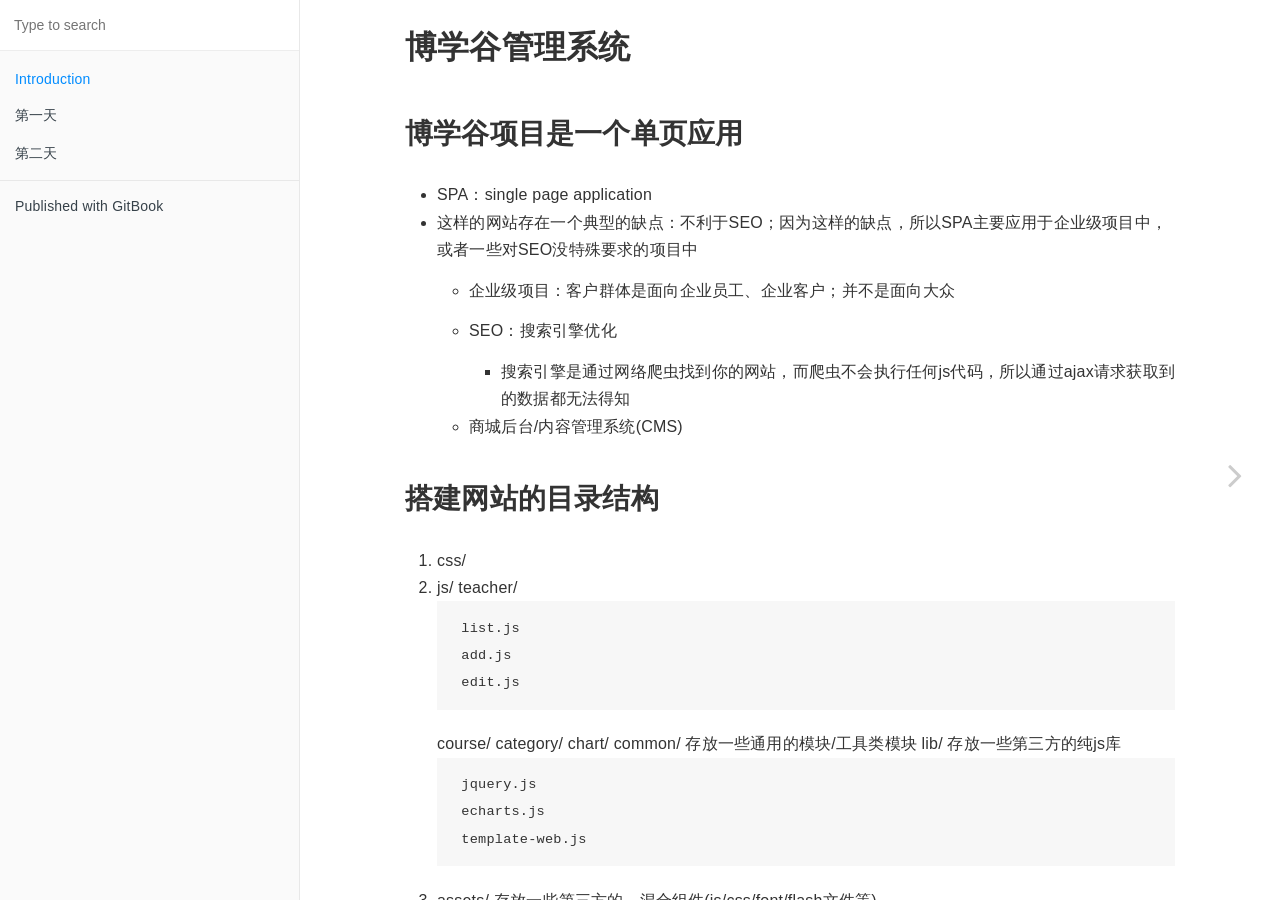
<file: _book/index.html>
<!DOCTYPE HTML>
<html lang="" >
    <head>
        <meta charset="UTF-8">
        <meta content="text/html; charset=utf-8" http-equiv="Content-Type">
        <title>Introduction · GitBook</title>
        <meta http-equiv="X-UA-Compatible" content="IE=edge" />
        <meta name="description" content="">
        <meta name="generator" content="GitBook 3.2.3">
        
        
        
    
    <link rel="stylesheet" href="gitbook/style.css">

    
            
                
                <link rel="stylesheet" href="gitbook/gitbook-plugin-highlight/website.css">
                
            
                
                <link rel="stylesheet" href="gitbook/gitbook-plugin-search/search.css">
                
            
                
                <link rel="stylesheet" href="gitbook/gitbook-plugin-fontsettings/website.css">
                
            
        

    

    
        
    
        
    
        
    
        
    
        
    
        
    

        
    
    
    <meta name="HandheldFriendly" content="true"/>
    <meta name="viewport" content="width=device-width, initial-scale=1, user-scalable=no">
    <meta name="apple-mobile-web-app-capable" content="yes">
    <meta name="apple-mobile-web-app-status-bar-style" content="black">
    <link rel="apple-touch-icon-precomposed" sizes="152x152" href="gitbook/images/apple-touch-icon-precomposed-152.png">
    <link rel="shortcut icon" href="gitbook/images/favicon.ico" type="image/x-icon">

    
    <link rel="next" href="第一天.html" />
    
    

    </head>
    <body>
        
<div class="book">
    <div class="book-summary">
        
            
<div id="book-search-input" role="search">
    <input type="text" placeholder="Type to search" />
</div>

            
                <nav role="navigation">
                


<ul class="summary">
    
    

    

    
        
        
    
        <li class="chapter active" data-level="1.1" data-path="./">
            
                <a href="./">
            
                    
                    Introduction
            
                </a>
            

            
        </li>
    
        <li class="chapter " data-level="1.2" data-path="第一天.html">
            
                <a href="第一天.html">
            
                    
                    第一天
            
                </a>
            

            
        </li>
    
        <li class="chapter " data-level="1.3" data-path="第二天.html">
            
                <a href="第二天.html">
            
                    
                    第二天
            
                </a>
            

            
        </li>
    

    

    <li class="divider"></li>

    <li>
        <a href="https://www.gitbook.com" target="blank" class="gitbook-link">
            Published with GitBook
        </a>
    </li>
</ul>


                </nav>
            
        
    </div>

    <div class="book-body">
        
            <div class="body-inner">
                
                    

<div class="book-header" role="navigation">
    

    <!-- Title -->
    <h1>
        <i class="fa fa-circle-o-notch fa-spin"></i>
        <a href="." >Introduction</a>
    </h1>
</div>




                    <div class="page-wrapper" tabindex="-1" role="main">
                        <div class="page-inner">
                            
<div id="book-search-results">
    <div class="search-noresults">
    
                                <section class="normal markdown-section">
                                
                                <h1 id="&#x535A;&#x5B66;&#x8C37;&#x7BA1;&#x7406;&#x7CFB;&#x7EDF;">&#x535A;&#x5B66;&#x8C37;&#x7BA1;&#x7406;&#x7CFB;&#x7EDF;</h1>
<h2 id="&#x535A;&#x5B66;&#x8C37;&#x9879;&#x76EE;&#x662F;&#x4E00;&#x4E2A;&#x5355;&#x9875;&#x5E94;&#x7528;">&#x535A;&#x5B66;&#x8C37;&#x9879;&#x76EE;&#x662F;&#x4E00;&#x4E2A;&#x5355;&#x9875;&#x5E94;&#x7528;</h2>
<ul>
<li>SPA&#xFF1A;single page application</li>
<li><p>&#x8FD9;&#x6837;&#x7684;&#x7F51;&#x7AD9;&#x5B58;&#x5728;&#x4E00;&#x4E2A;&#x5178;&#x578B;&#x7684;&#x7F3A;&#x70B9;&#xFF1A;&#x4E0D;&#x5229;&#x4E8E;SEO&#xFF1B;&#x56E0;&#x4E3A;&#x8FD9;&#x6837;&#x7684;&#x7F3A;&#x70B9;&#xFF0C;&#x6240;&#x4EE5;SPA&#x4E3B;&#x8981;&#x5E94;&#x7528;&#x4E8E;&#x4F01;&#x4E1A;&#x7EA7;&#x9879;&#x76EE;&#x4E2D;&#xFF0C;&#x6216;&#x8005;&#x4E00;&#x4E9B;&#x5BF9;SEO&#x6CA1;&#x7279;&#x6B8A;&#x8981;&#x6C42;&#x7684;&#x9879;&#x76EE;&#x4E2D;</p>
<ul>
<li><p>&#x4F01;&#x4E1A;&#x7EA7;&#x9879;&#x76EE;&#xFF1A;&#x5BA2;&#x6237;&#x7FA4;&#x4F53;&#x662F;&#x9762;&#x5411;&#x4F01;&#x4E1A;&#x5458;&#x5DE5;&#x3001;&#x4F01;&#x4E1A;&#x5BA2;&#x6237;&#xFF1B;&#x5E76;&#x4E0D;&#x662F;&#x9762;&#x5411;&#x5927;&#x4F17;</p>
</li>
<li><p>SEO&#xFF1A;&#x641C;&#x7D22;&#x5F15;&#x64CE;&#x4F18;&#x5316;</p>
<ul>
<li>&#x641C;&#x7D22;&#x5F15;&#x64CE;&#x662F;&#x901A;&#x8FC7;&#x7F51;&#x7EDC;&#x722C;&#x866B;&#x627E;&#x5230;&#x4F60;&#x7684;&#x7F51;&#x7AD9;&#xFF0C;&#x800C;&#x722C;&#x866B;&#x4E0D;&#x4F1A;&#x6267;&#x884C;&#x4EFB;&#x4F55;js&#x4EE3;&#x7801;&#xFF0C;&#x6240;&#x4EE5;&#x901A;&#x8FC7;ajax&#x8BF7;&#x6C42;&#x83B7;&#x53D6;&#x5230;&#x7684;&#x6570;&#x636E;&#x90FD;&#x65E0;&#x6CD5;&#x5F97;&#x77E5;</li>
</ul>
</li>
<li><p>&#x5546;&#x57CE;&#x540E;&#x53F0;/&#x5185;&#x5BB9;&#x7BA1;&#x7406;&#x7CFB;&#x7EDF;(CMS)</p>
</li>
</ul>
</li>
</ul>
<h2 id="&#x642D;&#x5EFA;&#x7F51;&#x7AD9;&#x7684;&#x76EE;&#x5F55;&#x7ED3;&#x6784;">&#x642D;&#x5EFA;&#x7F51;&#x7AD9;&#x7684;&#x76EE;&#x5F55;&#x7ED3;&#x6784;</h2>
<ol>
<li>css/</li>
<li>js/
 teacher/<pre><code> list.js
 add.js
 edit.js
</code></pre> course/
 category/
 chart/
 common/         &#x5B58;&#x653E;&#x4E00;&#x4E9B;&#x901A;&#x7528;&#x7684;&#x6A21;&#x5757;/&#x5DE5;&#x5177;&#x7C7B;&#x6A21;&#x5757;
 lib/            &#x5B58;&#x653E;&#x4E00;&#x4E9B;&#x7B2C;&#x4E09;&#x65B9;&#x7684;&#x7EAF;js&#x5E93;<pre><code> jquery.js
 echarts.js
 template-web.js
</code></pre></li>
<li>assets/          &#x5B58;&#x653E;&#x4E00;&#x4E9B;&#x7B2C;&#x4E09;&#x65B9;&#x7684;&#xFF0C;&#x6DF7;&#x5408;&#x7EC4;&#x4EF6;(js/css/font/flash&#x6587;&#x4EF6;&#x7B49;)<pre><code> bootstrap/
 &#x65E5;&#x671F;&#x63A7;&#x4EF6;
 &#x4E0A;&#x4F20;&#x63A7;&#x4EF6;
</code></pre></li>
<li>tpls/            &#x5B58;&#x653E;&#x4E00;&#x4E9B;&#x6A21;&#x677F;&#x6587;&#x4EF6;<pre><code> &#x6DFB;&#x52A0;&#x8BB2;&#x5E08;&#x6A21;&#x677F;
 &#x8BB2;&#x5E08;&#x5217;&#x8868;&#x6A21;&#x677F;
 &#x7F16;&#x8F91;&#x8BB2;&#x5E08;&#x6A21;&#x677F;
</code></pre></li>
<li>index.html       &#x9879;&#x76EE;&#x7684;&#x9996;&#x9875;(&#x7528;requireJS&#x6784;&#x5EFA;&#x51FA;&#x6765;&#x7684;)</li>
<li>login.html       &#x767B;&#x5F55;&#x9875;(&#x7528;&#x4F20;&#x7EDF;&#x65B9;&#x5F0F;&#x5B9E;&#x73B0;&#x7684;)</li>
</ol>

                                
                                </section>
                            
    </div>
    <div class="search-results">
        <div class="has-results">
            
            <h1 class="search-results-title"><span class='search-results-count'></span> results matching "<span class='search-query'></span>"</h1>
            <ul class="search-results-list"></ul>
            
        </div>
        <div class="no-results">
            
            <h1 class="search-results-title">No results matching "<span class='search-query'></span>"</h1>
            
        </div>
    </div>
</div>

                        </div>
                    </div>
                
            </div>

            
                
                
                <a href="第一天.html" class="navigation navigation-next navigation-unique" aria-label="Next page: 第一天">
                    <i class="fa fa-angle-right"></i>
                </a>
                
            
        
    </div>

    <script>
        var gitbook = gitbook || [];
        gitbook.push(function() {
            gitbook.page.hasChanged({"page":{"title":"Introduction","level":"1.1","depth":1,"next":{"title":"第一天","level":"1.2","depth":1,"path":"第一天.md","ref":"第一天.md","articles":[]},"dir":"ltr"},"config":{"gitbook":"*","theme":"default","variables":{},"plugins":[],"pluginsConfig":{"highlight":{},"search":{},"lunr":{"maxIndexSize":1000000,"ignoreSpecialCharacters":false},"sharing":{"facebook":true,"twitter":true,"google":false,"weibo":false,"instapaper":false,"vk":false,"all":["facebook","google","twitter","weibo","instapaper"]},"fontsettings":{"theme":"white","family":"sans","size":2},"theme-default":{"styles":{"website":"styles/website.css","pdf":"styles/pdf.css","epub":"styles/epub.css","mobi":"styles/mobi.css","ebook":"styles/ebook.css","print":"styles/print.css"},"showLevel":false}},"structure":{"langs":"LANGS.md","readme":"README.md","glossary":"GLOSSARY.md","summary":"SUMMARY.md"},"pdf":{"pageNumbers":true,"fontSize":12,"fontFamily":"Arial","paperSize":"a4","chapterMark":"pagebreak","pageBreaksBefore":"/","margin":{"right":62,"left":62,"top":56,"bottom":56}},"styles":{"website":"styles/website.css","pdf":"styles/pdf.css","epub":"styles/epub.css","mobi":"styles/mobi.css","ebook":"styles/ebook.css","print":"styles/print.css"}},"file":{"path":"README.md","mtime":"2017-10-18T03:10:32.537Z","type":"markdown"},"gitbook":{"version":"3.2.3","time":"2017-10-18T03:11:55.771Z"},"basePath":".","book":{"language":""}});
        });
    </script>
</div>

        
    <script src="gitbook/gitbook.js"></script>
    <script src="gitbook/theme.js"></script>
    
        
        <script src="gitbook/gitbook-plugin-search/search-engine.js"></script>
        
    
        
        <script src="gitbook/gitbook-plugin-search/search.js"></script>
        
    
        
        <script src="gitbook/gitbook-plugin-lunr/lunr.min.js"></script>
        
    
        
        <script src="gitbook/gitbook-plugin-lunr/search-lunr.js"></script>
        
    
        
        <script src="gitbook/gitbook-plugin-sharing/buttons.js"></script>
        
    
        
        <script src="gitbook/gitbook-plugin-fontsettings/fontsettings.js"></script>
        
    

    </body>
</html>
</file>
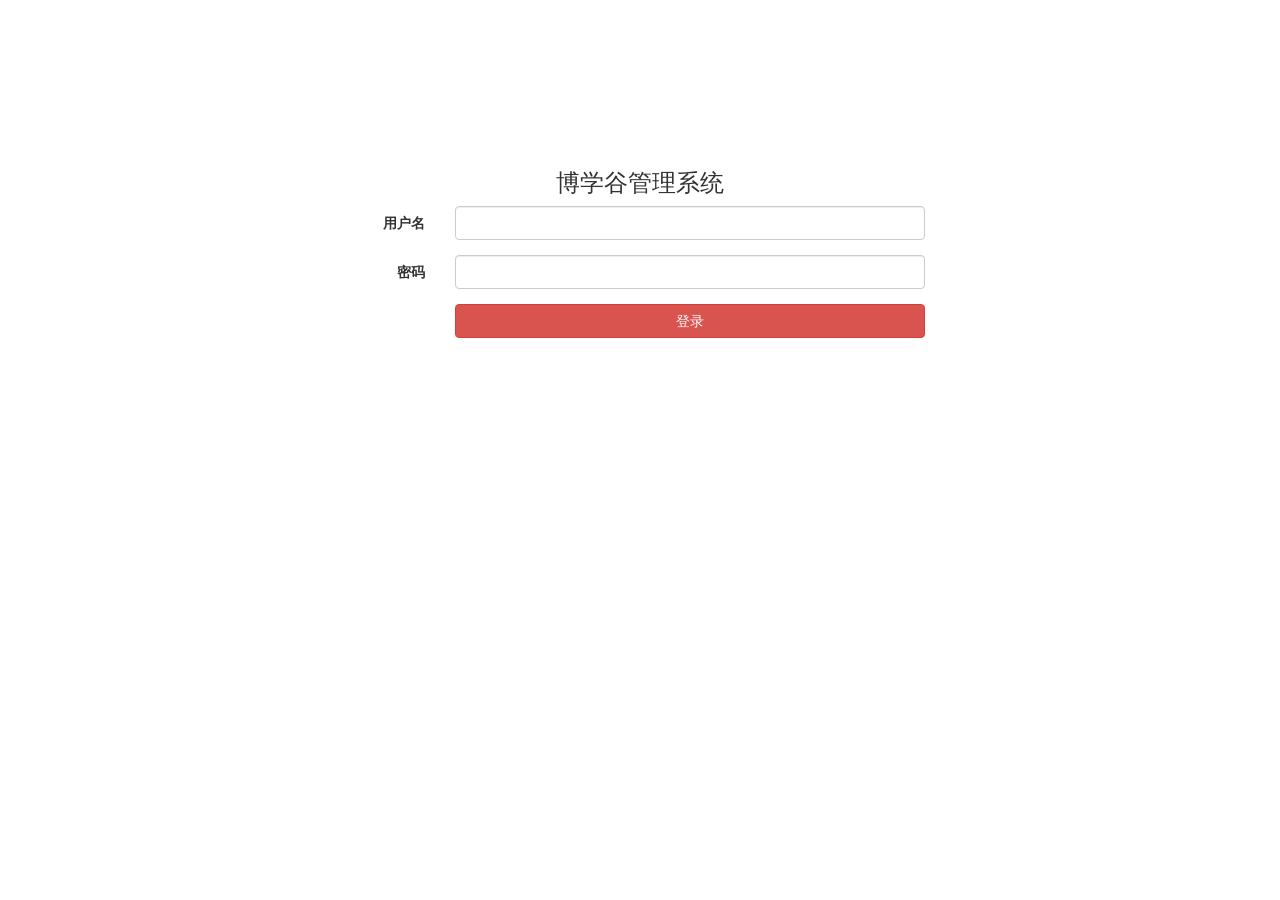
<file: login.html>
<!DOCTYPE html>
<html lang="en">
<head>
    <meta charset="UTF-8">
    <meta name="viewport" content="width=device-width, initial-scale=1.0">
    <meta http-equiv="X-UA-Compatible" content="ie=edge">
    <link rel="stylesheet" href="assets/bootstrap/css/bootstrap.css">
    <link rel="stylesheet" href="css/login.css">
    <title>Document</title>

</head>
<body>
    <div class="container">
        <h3 class="text-center">博学谷管理系统</h3>
        <form class="form-horizontal">
            <div class="form-group">
                <label class="col-sm-2 control-label">用户名</label>
                <div class="col-sm-10">
                    <input type="text" class="form-control" name="tc_name">
                </div>
            </div>
            <div class="form-group">
                <label class="col-sm-2 control-label">密码</label>
                <div class="col-sm-10">
                    <input type="password" class="form-control" name="tc_pass">
                </div>
            </div>
            <div class="form-group">
                <div class="col-sm-offset-2 col-sm-10">
                    <button type="submit" class="btn btn-danger btn-block">登录</button>
                </div>
            </div>
        </form>
    </div>    
</body>

<script src="js/lib/jquery-2.1.4.js"></script>

<script>
    //每一次进行表单提交的时候，都会触发表单的submit事件
    $("form").on("submit",function(e){
        var formData = $(this).serialize();

        e.preventDefault(); //阻止该事件的默认行为

        //通过ajax方式把表单数据提交到服务器中
        $.ajax({
            url:"/api/login",
            type:"post",
            data:formData,

            success:function(res){
                if(res.code == 200){
                    //跳转到首页
                    location.href = "index.html";
                }
            },
            //指定ajax请求失败的时候调用
            error:function(res){
                console.log(res);
            }
        })
    })
</script>
</html>
</file>
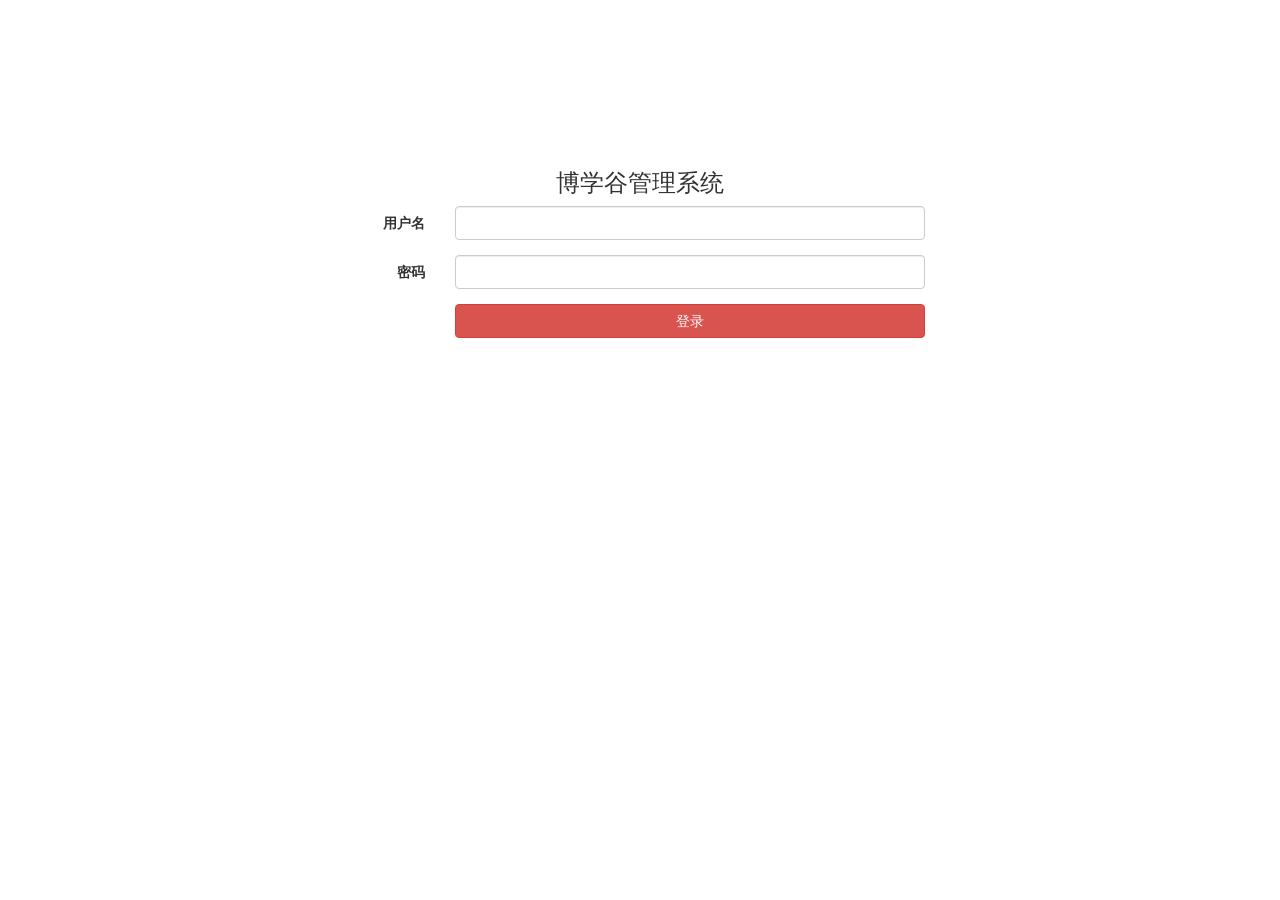
<file: _book/login.html>
<!DOCTYPE html>
<html lang="en">
<head>
    <meta charset="UTF-8">
    <title>Title</title>
    <link rel="stylesheet" href="assets/bootstrap/css/bootstrap.css">
    <link rel="stylesheet" href="css/login.css">
</head>
<body>
<div class="container">
    <h3 class="text-center">博学谷管理系统</h3>
    <form class="form-horizontal">
        <div class="form-group">
            <label class="col-sm-2 control-label">用户名</label>
            <div class="col-sm-10">
                <input type="text" class="form-control" name="tc_name">
            </div>
        </div>
        <div class="form-group">
            <label class="col-sm-2 control-label">密码</label>
            <div class="col-sm-10">
                <input type="password" class="form-control" name="tc_pass">
            </div>
        </div>
        <div class="form-group">
            <div class="col-sm-offset-2 col-sm-10">
                <button type="submit" class="btn btn-danger btn-block">登录</button>
            </div>
        </div>
    </form>
</div>
</body>
<script src="js/lib/jquery-2.1.4.js"></script>
<script>
    //每一次进行表单提交的时候，都会触发表单的submit事件
    $("form").on("submit",function(e){
        var formData=$(this).serialize();


        e.preventDefault();             //阻止该事件的默认行为

        //通过ajax方式把表单数据提交到服务器中
        $.ajax({
            url:"/api/login",
            type:"post",
            data:formData,

            success:function(res){
                if(res.code==200){
                    //跳转到首页
                    location.href="index.html";
                }

                //console.log(res);
            },
            //指定ajax请求失败的时候调用
            error:function(res){
                console.log(res);
            }
        })
    })
</script>
</html>
</file>
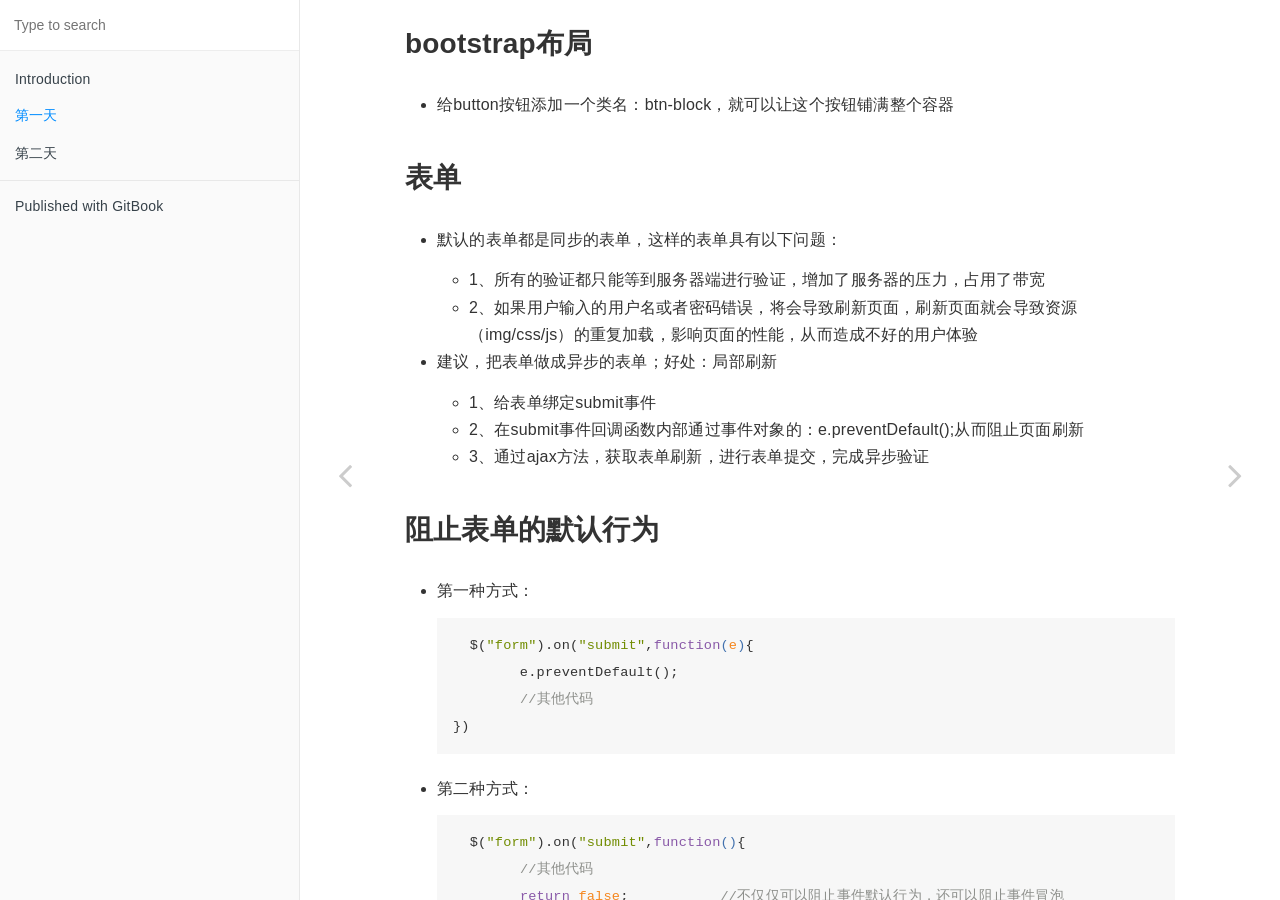
<file: _book/第一天.html>
<!DOCTYPE HTML>
<html lang="" >
    <head>
        <meta charset="UTF-8">
        <meta content="text/html; charset=utf-8" http-equiv="Content-Type">
        <title>第一天 · GitBook</title>
        <meta http-equiv="X-UA-Compatible" content="IE=edge" />
        <meta name="description" content="">
        <meta name="generator" content="GitBook 3.2.3">
        
        
        
    
    <link rel="stylesheet" href="gitbook/style.css">

    
            
                
                <link rel="stylesheet" href="gitbook/gitbook-plugin-highlight/website.css">
                
            
                
                <link rel="stylesheet" href="gitbook/gitbook-plugin-search/search.css">
                
            
                
                <link rel="stylesheet" href="gitbook/gitbook-plugin-fontsettings/website.css">
                
            
        

    

    
        
    
        
    
        
    
        
    
        
    
        
    

        
    
    
    <meta name="HandheldFriendly" content="true"/>
    <meta name="viewport" content="width=device-width, initial-scale=1, user-scalable=no">
    <meta name="apple-mobile-web-app-capable" content="yes">
    <meta name="apple-mobile-web-app-status-bar-style" content="black">
    <link rel="apple-touch-icon-precomposed" sizes="152x152" href="gitbook/images/apple-touch-icon-precomposed-152.png">
    <link rel="shortcut icon" href="gitbook/images/favicon.ico" type="image/x-icon">

    
    <link rel="next" href="第二天.html" />
    
    
    <link rel="prev" href="./" />
    

    </head>
    <body>
        
<div class="book">
    <div class="book-summary">
        
            
<div id="book-search-input" role="search">
    <input type="text" placeholder="Type to search" />
</div>

            
                <nav role="navigation">
                


<ul class="summary">
    
    

    

    
        
        
    
        <li class="chapter " data-level="1.1" data-path="./">
            
                <a href="./">
            
                    
                    Introduction
            
                </a>
            

            
        </li>
    
        <li class="chapter active" data-level="1.2" data-path="第一天.html">
            
                <a href="第一天.html">
            
                    
                    第一天
            
                </a>
            

            
        </li>
    
        <li class="chapter " data-level="1.3" data-path="第二天.html">
            
                <a href="第二天.html">
            
                    
                    第二天
            
                </a>
            

            
        </li>
    

    

    <li class="divider"></li>

    <li>
        <a href="https://www.gitbook.com" target="blank" class="gitbook-link">
            Published with GitBook
        </a>
    </li>
</ul>


                </nav>
            
        
    </div>

    <div class="book-body">
        
            <div class="body-inner">
                
                    

<div class="book-header" role="navigation">
    

    <!-- Title -->
    <h1>
        <i class="fa fa-circle-o-notch fa-spin"></i>
        <a href="." >第一天</a>
    </h1>
</div>




                    <div class="page-wrapper" tabindex="-1" role="main">
                        <div class="page-inner">
                            
<div id="book-search-results">
    <div class="search-noresults">
    
                                <section class="normal markdown-section">
                                
                                <h2 id="bootstrap&#x5E03;&#x5C40;">bootstrap&#x5E03;&#x5C40;</h2>
<ul>
<li>&#x7ED9;button&#x6309;&#x94AE;&#x6DFB;&#x52A0;&#x4E00;&#x4E2A;&#x7C7B;&#x540D;&#xFF1A;btn-block&#xFF0C;&#x5C31;&#x53EF;&#x4EE5;&#x8BA9;&#x8FD9;&#x4E2A;&#x6309;&#x94AE;&#x94FA;&#x6EE1;&#x6574;&#x4E2A;&#x5BB9;&#x5668;</li>
</ul>
<h2 id="&#x8868;&#x5355;">&#x8868;&#x5355;</h2>
<ul>
<li><p>&#x9ED8;&#x8BA4;&#x7684;&#x8868;&#x5355;&#x90FD;&#x662F;&#x540C;&#x6B65;&#x7684;&#x8868;&#x5355;&#xFF0C;&#x8FD9;&#x6837;&#x7684;&#x8868;&#x5355;&#x5177;&#x6709;&#x4EE5;&#x4E0B;&#x95EE;&#x9898;&#xFF1A;</p>
<ul>
<li>1&#x3001;&#x6240;&#x6709;&#x7684;&#x9A8C;&#x8BC1;&#x90FD;&#x53EA;&#x80FD;&#x7B49;&#x5230;&#x670D;&#x52A1;&#x5668;&#x7AEF;&#x8FDB;&#x884C;&#x9A8C;&#x8BC1;&#xFF0C;&#x589E;&#x52A0;&#x4E86;&#x670D;&#x52A1;&#x5668;&#x7684;&#x538B;&#x529B;&#xFF0C;&#x5360;&#x7528;&#x4E86;&#x5E26;&#x5BBD;</li>
<li>2&#x3001;&#x5982;&#x679C;&#x7528;&#x6237;&#x8F93;&#x5165;&#x7684;&#x7528;&#x6237;&#x540D;&#x6216;&#x8005;&#x5BC6;&#x7801;&#x9519;&#x8BEF;&#xFF0C;&#x5C06;&#x4F1A;&#x5BFC;&#x81F4;&#x5237;&#x65B0;&#x9875;&#x9762;&#xFF0C;&#x5237;&#x65B0;&#x9875;&#x9762;&#x5C31;&#x4F1A;&#x5BFC;&#x81F4;&#x8D44;&#x6E90;&#xFF08;img/css/js&#xFF09;&#x7684;&#x91CD;&#x590D;&#x52A0;&#x8F7D;&#xFF0C;&#x5F71;&#x54CD;&#x9875;&#x9762;&#x7684;&#x6027;&#x80FD;&#xFF0C;&#x4ECE;&#x800C;&#x9020;&#x6210;&#x4E0D;&#x597D;&#x7684;&#x7528;&#x6237;&#x4F53;&#x9A8C;</li>
</ul>
</li>
<li><p>&#x5EFA;&#x8BAE;&#xFF0C;&#x628A;&#x8868;&#x5355;&#x505A;&#x6210;&#x5F02;&#x6B65;&#x7684;&#x8868;&#x5355;&#xFF1B;&#x597D;&#x5904;&#xFF1A;&#x5C40;&#x90E8;&#x5237;&#x65B0;</p>
<ul>
<li>1&#x3001;&#x7ED9;&#x8868;&#x5355;&#x7ED1;&#x5B9A;submit&#x4E8B;&#x4EF6;</li>
<li>2&#x3001;&#x5728;submit&#x4E8B;&#x4EF6;&#x56DE;&#x8C03;&#x51FD;&#x6570;&#x5185;&#x90E8;&#x901A;&#x8FC7;&#x4E8B;&#x4EF6;&#x5BF9;&#x8C61;&#x7684;&#xFF1A;e.preventDefault();&#x4ECE;&#x800C;&#x963B;&#x6B62;&#x9875;&#x9762;&#x5237;&#x65B0;</li>
<li>3&#x3001;&#x901A;&#x8FC7;ajax&#x65B9;&#x6CD5;&#xFF0C;&#x83B7;&#x53D6;&#x8868;&#x5355;&#x5237;&#x65B0;&#xFF0C;&#x8FDB;&#x884C;&#x8868;&#x5355;&#x63D0;&#x4EA4;&#xFF0C;&#x5B8C;&#x6210;&#x5F02;&#x6B65;&#x9A8C;&#x8BC1;</li>
</ul>
</li>
</ul>
<h2 id="&#x963B;&#x6B62;&#x8868;&#x5355;&#x7684;&#x9ED8;&#x8BA4;&#x884C;&#x4E3A;">&#x963B;&#x6B62;&#x8868;&#x5355;&#x7684;&#x9ED8;&#x8BA4;&#x884C;&#x4E3A;</h2>
<ul>
<li><p>&#x7B2C;&#x4E00;&#x79CD;&#x65B9;&#x5F0F;&#xFF1A;</p>
<pre><code class="lang-js">  $(<span class="hljs-string">&quot;form&quot;</span>).on(<span class="hljs-string">&quot;submit&quot;</span>,<span class="hljs-function"><span class="hljs-keyword">function</span>(<span class="hljs-params">e</span>)</span>{
        e.preventDefault();
        <span class="hljs-comment">//&#x5176;&#x4ED6;&#x4EE3;&#x7801;</span>
})
</code></pre>
</li>
<li><p>&#x7B2C;&#x4E8C;&#x79CD;&#x65B9;&#x5F0F;&#xFF1A;</p>
<pre><code class="lang-js">  $(<span class="hljs-string">&quot;form&quot;</span>).on(<span class="hljs-string">&quot;submit&quot;</span>,<span class="hljs-function"><span class="hljs-keyword">function</span>(<span class="hljs-params"></span>)</span>{
        <span class="hljs-comment">//&#x5176;&#x4ED6;&#x4EE3;&#x7801;</span>
        <span class="hljs-keyword">return</span> <span class="hljs-literal">false</span>;           <span class="hljs-comment">//&#x4E0D;&#x4EC5;&#x4EC5;&#x53EF;&#x4EE5;&#x963B;&#x6B62;&#x4E8B;&#x4EF6;&#x9ED8;&#x8BA4;&#x884C;&#x4E3A;&#xFF0C;&#x8FD8;&#x53EF;&#x4EE5;&#x963B;&#x6B62;&#x4E8B;&#x4EF6;&#x5192;&#x6CE1;</span>
  })
</code></pre>
</li>
</ul>
<h2 id="&#x63A8;&#x8350;&#x7684;&#x83B7;&#x53D6;&#x8868;&#x5355;&#x6570;&#x636E;&#x7684;&#x65B9;&#x5F0F;&#xFF1A;">(&#x63A8;&#x8350;&#x7684;)&#x83B7;&#x53D6;&#x8868;&#x5355;&#x6570;&#x636E;&#x7684;&#x65B9;&#x5F0F;&#xFF1A;</h2>
<ol>
<li>&#x8981;&#x7ED9;&#x6240;&#x6709;&#x5373;&#x5C06;&#x63D0;&#x4EA4;&#x7684;&#x8868;&#x5355;,&#x7ED9;&#x8868;&#x5355;&#x6307;&#x5B9A;&#x4E00;&#x4E2A;name&#xFF0C;&#x8FD9;&#x4E2A;name&#x901A;&#x8FC7;&#x63A5;&#x53E3;&#x540D;&#x79F0;&#x6307;&#x5B9A;</li>
<li>&#x5728;form&#x8868;&#x5355;&#x7684;submit&#x4E8B;&#x4EF6;&#x5185;&#x90E8;&#xFF0C;&#x901A;&#x8FC7;$(this).serialize();&#x53EF;&#x4EE5;&#x4E00;&#x6B21;&#x6027;&#x7684;&#x83B7;&#x53D6;&#x5230;&#x6240;&#x6709;&#x7684;&#x9700;&#x8981;&#x63D0;&#x4EA4;&#x7684;&#x8868;&#x5355;&#x6570;&#x636E;</li>
</ol>
<h2 id="&#x535A;&#x5B66;&#x8C37;&#x63A5;&#x53E3;&#x6587;&#x6863;&#xFF1A;httpdocbotuecom">&#x535A;&#x5B66;&#x8C37;&#x63A5;&#x53E3;&#x6587;&#x6863;&#xFF1A;<a href="http://doc.botue.com/" target="_blank">http://doc.botue.com/</a></h2>
<ul>
<li><a href="http://api.botue.com/login" target="_blank">http://api.botue.com/login</a><ul>
<li>url:&quot;/api/login&quot;</li>
</ul>
</li>
</ul>
<h2 id="&#x9875;&#x9762;&#x8DF3;&#x8F6C;&#xFF1B;">&#x9875;&#x9762;&#x8DF3;&#x8F6C;&#xFF1B;</h2>
<p>location.href=&quot;index.html&quot;;</p>
<h2 id="css&#x6837;&#x5F0F;&#xFF1A;">css&#x6837;&#x5F0F;&#xFF1A;</h2>
<p>min-height: 800px;      /<em>&#x5982;&#x679C;&#x5BB9;&#x5668;&#x91CC;&#x9762;&#x6CA1;&#x6709;&#x4EFB;&#x4F55;&#x5185;&#x5BB9;&#xFF0C;&#x90A3;&#x4E48;&#x4E5F;&#x4F1A;&#x5448;&#x73B0;800px&#x7684;&#x9AD8;&#x5EA6;</em>/</p>
<h2 id="&#x5B9E;&#x73B0;&#x70B9;&#x51FB;&#x5207;&#x6362;&#x83DC;&#x5355;">&#x5B9E;&#x73B0;&#x70B9;&#x51FB;&#x5207;&#x6362;&#x83DC;&#x5355;</h2>
<ol>
<li>&#x7ED9;&#x83DC;&#x5355;&#x7ED1;&#x5B9A;&#x5355;&#x51FB;&#x4E8B;&#x4EF6;<ul>
<li>&#x7ED9;&#x5217;&#x8868;&#x7EC4;&#x7684;&#x5BB9;&#x5668;&#x7ED1;&#x5B9A;&#x5355;&#x51FB;&#x4E8B;&#x4EF6;&#xFF0C;&#x901A;&#x8FC7;&#x4E8B;&#x4EF6;&#x59D4;&#x6258;&#x7684;&#x65B9;&#x5F0F;&#x8BA9;a&#x6807;&#x7B7E;&#x89E6;&#x53D1;<pre><code class="lang-js">  $(<span class="hljs-string">&quot;.list-group&quot;</span>).on(<span class="hljs-string">&quot;click&quot;</span>,<span class="hljs-string">&quot;a&quot;</span>,<span class="hljs-function"><span class="hljs-keyword">function</span>(<span class="hljs-params"></span>)</span>{
  })
</code></pre>
</li>
</ul>
</li>
<li><p>&#x5F53;&#x4E8B;&#x4EF6;&#x89E6;&#x53D1;&#x7684;&#x65F6;&#x5019;&#xFF0C;&#x9700;&#x8981;&#x6839;&#x636E;&#x70B9;&#x51FB;&#x7684;&#x5185;&#x5BB9;&#x5224;&#x65AD;&#x8981;&#x5B9E;&#x73B0;&#x4EC0;&#x4E48;&#x6837;&#x7684;&#x529F;&#x80FD;</p>
<ul>
<li>a&#x3001;&#x7ED9;&#x6BCF;&#x4E00;&#x4E2A;&#x53C2;&#x6570;&#x5236;&#x5B9A;&#x4E86;&#x4E00;&#x4E2A;&#x81EA;&#x5B9A;&#x4E49;&#x5C5E;&#x6027;&#xFF1A;v=&quot;teacher&quot;&#x7B49;</li>
<li>b&#x3001;&#x83B7;&#x53D6;&#x8FD9;&#x4E9B;&#x81EA;&#x5B9A;&#x4E49;&#x5C5E;&#x6027;</li>
<li><p>c&#x3001;&#x901A;&#x8FC7;switch&#x8BED;&#x53E5;&#x5224;&#x65AD;&#x91CC;&#x9762;&#x7684;&#x5185;&#x5BB9;&#xFF0C;&#x6839;&#x636E;&#x5185;&#x5BB9;&#x5C55;&#x793A;&#x4E0D;&#x540C;&#x7684;&#x6548;&#x679C;</p>
</li>
<li><p>d&#x3001;&#x7ED9;&#x81EA;&#x5DF1;&#x8BBE;&#x7F6E;&#x7C7B;&#x540D;&#xFF1A;active&#xFF0C;&#x540C;&#x65F6;&#x628A;&#x5144;&#x5F1F;&#x5143;&#x7D20;&#x7684;&#x8BE5;&#x7C7B;&#x540D;&#x7ED9;&#x79FB;&#x9664;</p>
</li>
</ul>
</li>
<li><p>&#x5E94;&#x8BE5;&#x5728;&#x9875;&#x9762;&#x4E00;&#x52A0;&#x8F7D;&#x5B8C;&#x6BD5;&#x5C31;&#x51FA;&#x73B0;&#x8BB2;&#x5E08;&#x7BA1;&#x7406;&#x7684;&#x529F;&#x80FD;&#xFF0C;&#x6240;&#x4EE5;&#x6211;&#x4EEC;&#x5229;&#x7528;&#x6A21;&#x62DF;&#x70B9;&#x51FB;&#x8BB2;&#x5E08;&#x7BA1;&#x7406;&#x6309;&#x94AE;&#x5B9E;&#x73B0;</p>
<ul>
<li>$(&quot;.list-group a[v=teacher]&quot;).trigger(&quot;click&quot;);</li>
</ul>
</li>
</ol>
<h2 id="&#x4ECA;&#x65E5;&#x590D;&#x4E60;">&#x4ECA;&#x65E5;&#x590D;&#x4E60;</h2>
<h3 id="requirejs">RequireJS</h3>
<ol>
<li><p>&#x8DEF;&#x5F84;&#x7684;&#x52A0;&#x8F7D;&#x89C4;&#x5219;
a&#x3001;&#x6CA1;&#x6709;&#x5165;&#x53E3;&#x6587;&#x4EF6;&#xFF0C;&#x4E5F;&#x6CA1;&#x6709;&#x914D;&#x7F6E;&#xFF0C;&#x90A3;&#x4E48;&#x6240;&#x6709;&#x7684;&#x8DEF;&#x5F84;&#x90FD;&#x662F;&#x4EE5;html&#x6587;&#x4EF6;&#x6240;&#x5728;&#x6587;&#x4EF6;&#x5939;&#x4E3A;&#x51C6;
b&#x3001;&#x6709;&#x5165;&#x53E3;&#x6587;&#x4EF6;&#xFF0C;&#x4F46;&#x6CA1;&#x6709;&#x914D;&#x7F6E;&#xFF0C;&#x90A3;&#x4E48;&#x4EE5;&#x5165;&#x53E3;&#x6587;&#x4EF6;&#x6240;&#x5728;&#x6587;&#x4EF6;&#x5939;&#x4E3A;&#x51C6;
c&#x3001;&#x6709;&#x5165;&#x53E3;&#x6587;&#x4EF6;&#xFF0C;&#x4E5F;&#x6709;&#x914D;&#x7F6E;&#xFF0C;&#x90A3;&#x4E48;&#x5C31;&#x4EE5;&#x914D;&#x7F6E;&#x7684;&#x4F18;&#x5148;&#x7EA7;&#x6700;&#x9AD8;</p>
</li>
<li><p>&#x914D;&#x7F6E;&#x57FA;&#x7840;&#x8DEF;&#x5F84;
require.config({
 baseUrl:&quot;js&quot;        //baseUrl&#x76F8;&#x5BF9;&#x4E8E;html&#x6587;&#x4EF6;&#x7684;
})</p>
</li>
<li><p>&#x914D;&#x7F6E;&#x7279;&#x5B9A;&#x7684;&#x6587;&#x4EF6;/&#x6587;&#x4EF6;&#x5939;&#x8DEF;&#x5F84;</p>
<pre><code class="lang-js"> <span class="hljs-built_in">require</span>.config({
     baseUrl:<span class="hljs-string">&quot;js&quot;</span>,
     paths:{
         jquery:<span class="hljs-string">&quot;lib/jquery-2.1.4&quot;</span>       <span class="hljs-comment">//paths&#x91CC;&#x9762;&#x7684;&#x8DEF;&#x5F84;&#x4E5F;&#x662F;&#x4EE5;baseUrl&#x4E3A;&#x51C6;&#x7684;</span>
     }
 })
</code></pre>
</li>
</ol>
<ol>
<li>shim(&#x6A21;&#x5757;&#x4F9D;&#x8D56;)<pre><code class="lang-js"> <span class="hljs-built_in">require</span>.config({
     paths:{
         jquery:<span class="hljs-string">&quot;&quot;</span>,
         bootstrap:<span class="hljs-string">&quot;&quot;</span>
     },
     shim:{
         bootstrap:{
             deps:[<span class="hljs-string">&quot;jquery&quot;</span>]
         }
     }
 })
<span class="hljs-string">`
</span></code></pre>
</li>
</ol>
<h3 id="&#x535A;&#x5B66;&#x8C37;&#x9879;&#x76EE;&#x767B;&#x5F55;">&#x535A;&#x5B66;&#x8C37;&#x9879;&#x76EE;&#x767B;&#x5F55;</h3>
<ol>
<li>&#x5C06;&#x8868;&#x5355;&#x505A;&#x6210;&#x5F02;&#x6B65;&#x7684;&#x8868;&#x5355;<ul>
<li>&#x7ED9;&#x8868;&#x5355;&#x7ED1;&#x5B9A;submit&#x4E8B;&#x4EF6;&#xFF0C;&#x901A;&#x8FC7;&#x4E8B;&#x4EF6;&#x56DE;&#x8C03;&#x51FD;&#x6570;&#x7684;&#x53C2;&#x6570;&#xFF1A;<code>e.preventDefault();</code></li>
</ul>
</li>
<li>&#x83B7;&#x53D6;&#x6570;&#x636E;<ul>
<li>&#x7ED9;&#x6BCF;&#x4E00;&#x4E2A;&#x9700;&#x8981;&#x63D0;&#x4EA4;&#x7684;&#x8868;&#x5355;&#x6807;&#x7B7E;&#x6307;&#x5B9A;&#x4E86;name&#xFF0C;name&#x503C;&#x7531;&#x63A5;&#x53E3;&#x6587;&#x6863;&#x51B3;&#x5B9A;</li>
<li><code>var formData=$(this).serialize();</code>&#x83B7;&#x53D6;&#x6240;&#x6709;&#x7684;&#x8868;&#x5355;&#x6570;&#x636E;</li>
</ul>
</li>
<li>&#x901A;&#x8FC7;ajax&#x628A;&#x6570;&#x636E;&#x63D0;&#x4EA4;&#x5230;&#x670D;&#x52A1;&#x5668;&#x4E2D;<pre><code class="lang-js"> $.ajax({
         url:<span class="hljs-string">&quot;/api/login&quot;</span>,      <span class="hljs-comment">//http://api.botue.com/login</span>
         type:<span class="hljs-string">&quot;post&quot;</span>,
         data:formData,
         success:<span class="hljs-function"><span class="hljs-keyword">function</span>(<span class="hljs-params">res</span>)</span>{
             <span class="hljs-keyword">if</span>(res.code==<span class="hljs-number">200</span>){
                 <span class="hljs-comment">//&#x8DF3;&#x8F6C;&#x5230;&#x9996;&#x9875;</span>
                 location.href=<span class="hljs-string">&quot;index.html&quot;</span>;
                     <span class="hljs-comment">//location.href=&quot;/&quot;;        //&quot;/&quot;&#x8868;&#x793A;&#x7F51;&#x7AD9;&#x6839;&#x76EE;&#x5F55;&#xFF0C;&#x76F8;&#x5F53;&#x4E8E;&#x5728;&#x5730;&#x5740;&#x680F;&#x4E2D;&#x8F93;&#x5165;&#xFF1A;&quot;http://bxg11.com&quot;</span>
                     <span class="hljs-comment">//location.href=&quot;/index.html&quot;;</span>
             }
         }
     })
</code></pre>
</li>
</ol>

                                
                                </section>
                            
    </div>
    <div class="search-results">
        <div class="has-results">
            
            <h1 class="search-results-title"><span class='search-results-count'></span> results matching "<span class='search-query'></span>"</h1>
            <ul class="search-results-list"></ul>
            
        </div>
        <div class="no-results">
            
            <h1 class="search-results-title">No results matching "<span class='search-query'></span>"</h1>
            
        </div>
    </div>
</div>

                        </div>
                    </div>
                
            </div>

            
                
                <a href="./" class="navigation navigation-prev " aria-label="Previous page: Introduction">
                    <i class="fa fa-angle-left"></i>
                </a>
                
                
                <a href="第二天.html" class="navigation navigation-next " aria-label="Next page: 第二天">
                    <i class="fa fa-angle-right"></i>
                </a>
                
            
        
    </div>

    <script>
        var gitbook = gitbook || [];
        gitbook.push(function() {
            gitbook.page.hasChanged({"page":{"title":"第一天","level":"1.2","depth":1,"next":{"title":"第二天","level":"1.3","depth":1,"path":"第二天.md","ref":"第二天.md","articles":[]},"previous":{"title":"Introduction","level":"1.1","depth":1,"path":"README.md","ref":"README.md","articles":[]},"dir":"ltr"},"config":{"gitbook":"*","theme":"default","variables":{},"plugins":[],"pluginsConfig":{"highlight":{},"search":{},"lunr":{"maxIndexSize":1000000,"ignoreSpecialCharacters":false},"sharing":{"facebook":true,"twitter":true,"google":false,"weibo":false,"instapaper":false,"vk":false,"all":["facebook","google","twitter","weibo","instapaper"]},"fontsettings":{"theme":"white","family":"sans","size":2},"theme-default":{"styles":{"website":"styles/website.css","pdf":"styles/pdf.css","epub":"styles/epub.css","mobi":"styles/mobi.css","ebook":"styles/ebook.css","print":"styles/print.css"},"showLevel":false}},"structure":{"langs":"LANGS.md","readme":"README.md","glossary":"GLOSSARY.md","summary":"SUMMARY.md"},"pdf":{"pageNumbers":true,"fontSize":12,"fontFamily":"Arial","paperSize":"a4","chapterMark":"pagebreak","pageBreaksBefore":"/","margin":{"right":62,"left":62,"top":56,"bottom":56}},"styles":{"website":"styles/website.css","pdf":"styles/pdf.css","epub":"styles/epub.css","mobi":"styles/mobi.css","ebook":"styles/ebook.css","print":"styles/print.css"}},"file":{"path":"第一天.md","mtime":"2017-10-18T03:10:32.548Z","type":"markdown"},"gitbook":{"version":"3.2.3","time":"2017-10-18T03:11:55.771Z"},"basePath":".","book":{"language":""}});
        });
    </script>
</div>

        
    <script src="gitbook/gitbook.js"></script>
    <script src="gitbook/theme.js"></script>
    
        
        <script src="gitbook/gitbook-plugin-search/search-engine.js"></script>
        
    
        
        <script src="gitbook/gitbook-plugin-search/search.js"></script>
        
    
        
        <script src="gitbook/gitbook-plugin-lunr/lunr.min.js"></script>
        
    
        
        <script src="gitbook/gitbook-plugin-lunr/search-lunr.js"></script>
        
    
        
        <script src="gitbook/gitbook-plugin-sharing/buttons.js"></script>
        
    
        
        <script src="gitbook/gitbook-plugin-fontsettings/fontsettings.js"></script>
        
    

    </body>
</html>
</file>
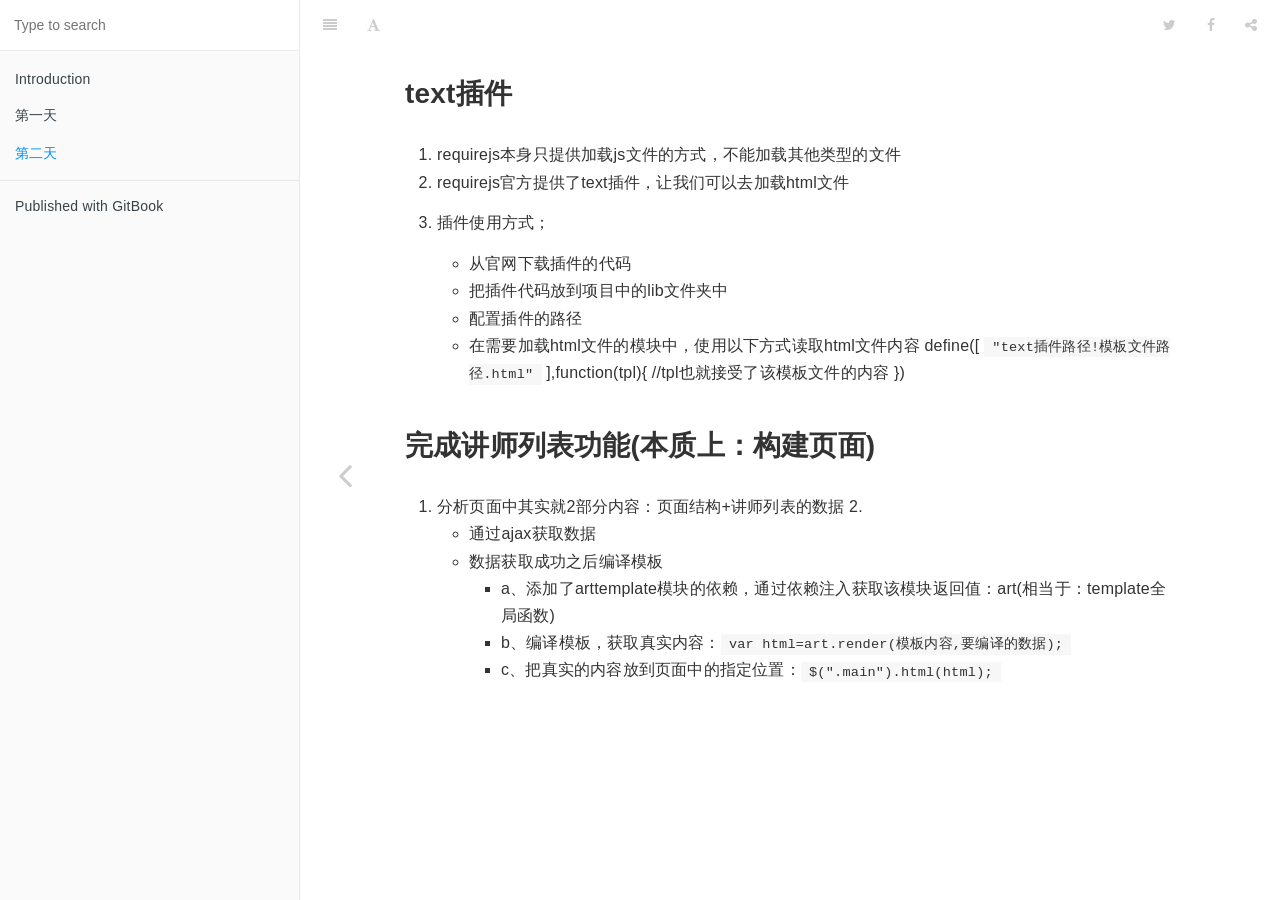
<file: _book/第二天.html>
<!DOCTYPE HTML>
<html lang="" >
    <head>
        <meta charset="UTF-8">
        <meta content="text/html; charset=utf-8" http-equiv="Content-Type">
        <title>第二天 · GitBook</title>
        <meta http-equiv="X-UA-Compatible" content="IE=edge" />
        <meta name="description" content="">
        <meta name="generator" content="GitBook 3.2.3">
        
        
        
    
    <link rel="stylesheet" href="gitbook/style.css">

    
            
                
                <link rel="stylesheet" href="gitbook/gitbook-plugin-highlight/website.css">
                
            
                
                <link rel="stylesheet" href="gitbook/gitbook-plugin-search/search.css">
                
            
                
                <link rel="stylesheet" href="gitbook/gitbook-plugin-fontsettings/website.css">
                
            
        

    

    
        
    
        
    
        
    
        
    
        
    
        
    

        
    
    
    <meta name="HandheldFriendly" content="true"/>
    <meta name="viewport" content="width=device-width, initial-scale=1, user-scalable=no">
    <meta name="apple-mobile-web-app-capable" content="yes">
    <meta name="apple-mobile-web-app-status-bar-style" content="black">
    <link rel="apple-touch-icon-precomposed" sizes="152x152" href="gitbook/images/apple-touch-icon-precomposed-152.png">
    <link rel="shortcut icon" href="gitbook/images/favicon.ico" type="image/x-icon">

    
    
    <link rel="prev" href="第一天.html" />
    

    </head>
    <body>
        
<div class="book">
    <div class="book-summary">
        
            
<div id="book-search-input" role="search">
    <input type="text" placeholder="Type to search" />
</div>

            
                <nav role="navigation">
                


<ul class="summary">
    
    

    

    
        
        
    
        <li class="chapter " data-level="1.1" data-path="./">
            
                <a href="./">
            
                    
                    Introduction
            
                </a>
            

            
        </li>
    
        <li class="chapter " data-level="1.2" data-path="第一天.html">
            
                <a href="第一天.html">
            
                    
                    第一天
            
                </a>
            

            
        </li>
    
        <li class="chapter active" data-level="1.3" data-path="第二天.html">
            
                <a href="第二天.html">
            
                    
                    第二天
            
                </a>
            

            
        </li>
    

    

    <li class="divider"></li>

    <li>
        <a href="https://www.gitbook.com" target="blank" class="gitbook-link">
            Published with GitBook
        </a>
    </li>
</ul>


                </nav>
            
        
    </div>

    <div class="book-body">
        
            <div class="body-inner">
                
                    

<div class="book-header" role="navigation">
    

    <!-- Title -->
    <h1>
        <i class="fa fa-circle-o-notch fa-spin"></i>
        <a href="." >第二天</a>
    </h1>
</div>




                    <div class="page-wrapper" tabindex="-1" role="main">
                        <div class="page-inner">
                            
<div id="book-search-results">
    <div class="search-noresults">
    
                                <section class="normal markdown-section">
                                
                                <h2 id="text&#x63D2;&#x4EF6;">text&#x63D2;&#x4EF6;</h2>
<ol>
<li>requirejs&#x672C;&#x8EAB;&#x53EA;&#x63D0;&#x4F9B;&#x52A0;&#x8F7D;js&#x6587;&#x4EF6;&#x7684;&#x65B9;&#x5F0F;&#xFF0C;&#x4E0D;&#x80FD;&#x52A0;&#x8F7D;&#x5176;&#x4ED6;&#x7C7B;&#x578B;&#x7684;&#x6587;&#x4EF6;</li>
<li><p>requirejs&#x5B98;&#x65B9;&#x63D0;&#x4F9B;&#x4E86;text&#x63D2;&#x4EF6;&#xFF0C;&#x8BA9;&#x6211;&#x4EEC;&#x53EF;&#x4EE5;&#x53BB;&#x52A0;&#x8F7D;html&#x6587;&#x4EF6;</p>
</li>
<li><p>&#x63D2;&#x4EF6;&#x4F7F;&#x7528;&#x65B9;&#x5F0F;&#xFF1B;</p>
<ul>
<li>&#x4ECE;&#x5B98;&#x7F51;&#x4E0B;&#x8F7D;&#x63D2;&#x4EF6;&#x7684;&#x4EE3;&#x7801;</li>
<li>&#x628A;&#x63D2;&#x4EF6;&#x4EE3;&#x7801;&#x653E;&#x5230;&#x9879;&#x76EE;&#x4E2D;&#x7684;lib&#x6587;&#x4EF6;&#x5939;&#x4E2D;</li>
<li>&#x914D;&#x7F6E;&#x63D2;&#x4EF6;&#x7684;&#x8DEF;&#x5F84;</li>
<li>&#x5728;&#x9700;&#x8981;&#x52A0;&#x8F7D;html&#x6587;&#x4EF6;&#x7684;&#x6A21;&#x5757;&#x4E2D;&#xFF0C;&#x4F7F;&#x7528;&#x4EE5;&#x4E0B;&#x65B9;&#x5F0F;&#x8BFB;&#x53D6;html&#x6587;&#x4EF6;&#x5185;&#x5BB9;
define([
  <code>&quot;text&#x63D2;&#x4EF6;&#x8DEF;&#x5F84;!&#x6A21;&#x677F;&#x6587;&#x4EF6;&#x8DEF;&#x5F84;.html&quot;</code>
],function(tpl){
  //tpl&#x4E5F;&#x5C31;&#x63A5;&#x53D7;&#x4E86;&#x8BE5;&#x6A21;&#x677F;&#x6587;&#x4EF6;&#x7684;&#x5185;&#x5BB9;
})</li>
</ul>
</li>
</ol>
<h2 id="&#x5B8C;&#x6210;&#x8BB2;&#x5E08;&#x5217;&#x8868;&#x529F;&#x80FD;&#x672C;&#x8D28;&#x4E0A;&#xFF1A;&#x6784;&#x5EFA;&#x9875;&#x9762;">&#x5B8C;&#x6210;&#x8BB2;&#x5E08;&#x5217;&#x8868;&#x529F;&#x80FD;(&#x672C;&#x8D28;&#x4E0A;&#xFF1A;&#x6784;&#x5EFA;&#x9875;&#x9762;)</h2>
<ol>
<li>&#x5206;&#x6790;&#x9875;&#x9762;&#x4E2D;&#x5176;&#x5B9E;&#x5C31;2&#x90E8;&#x5206;&#x5185;&#x5BB9;&#xFF1A;&#x9875;&#x9762;&#x7ED3;&#x6784;+&#x8BB2;&#x5E08;&#x5217;&#x8868;&#x7684;&#x6570;&#x636E;
2.<ul>
<li>&#x901A;&#x8FC7;ajax&#x83B7;&#x53D6;&#x6570;&#x636E;</li>
<li>&#x6570;&#x636E;&#x83B7;&#x53D6;&#x6210;&#x529F;&#x4E4B;&#x540E;&#x7F16;&#x8BD1;&#x6A21;&#x677F;<ul>
<li>a&#x3001;&#x6DFB;&#x52A0;&#x4E86;arttemplate&#x6A21;&#x5757;&#x7684;&#x4F9D;&#x8D56;&#xFF0C;&#x901A;&#x8FC7;&#x4F9D;&#x8D56;&#x6CE8;&#x5165;&#x83B7;&#x53D6;&#x8BE5;&#x6A21;&#x5757;&#x8FD4;&#x56DE;&#x503C;&#xFF1A;art(&#x76F8;&#x5F53;&#x4E8E;&#xFF1A;template&#x5168;&#x5C40;&#x51FD;&#x6570;)</li>
<li>b&#x3001;&#x7F16;&#x8BD1;&#x6A21;&#x677F;&#xFF0C;&#x83B7;&#x53D6;&#x771F;&#x5B9E;&#x5185;&#x5BB9;&#xFF1A;<code>var html=art.render(&#x6A21;&#x677F;&#x5185;&#x5BB9;,&#x8981;&#x7F16;&#x8BD1;&#x7684;&#x6570;&#x636E;);</code></li>
<li>c&#x3001;&#x628A;&#x771F;&#x5B9E;&#x7684;&#x5185;&#x5BB9;&#x653E;&#x5230;&#x9875;&#x9762;&#x4E2D;&#x7684;&#x6307;&#x5B9A;&#x4F4D;&#x7F6E;&#xFF1A;<code>$(&quot;.main&quot;).html(html);</code></li>
</ul>
</li>
</ul>
</li>
</ol>

                                
                                </section>
                            
    </div>
    <div class="search-results">
        <div class="has-results">
            
            <h1 class="search-results-title"><span class='search-results-count'></span> results matching "<span class='search-query'></span>"</h1>
            <ul class="search-results-list"></ul>
            
        </div>
        <div class="no-results">
            
            <h1 class="search-results-title">No results matching "<span class='search-query'></span>"</h1>
            
        </div>
    </div>
</div>

                        </div>
                    </div>
                
            </div>

            
                
                <a href="第一天.html" class="navigation navigation-prev navigation-unique" aria-label="Previous page: 第一天">
                    <i class="fa fa-angle-left"></i>
                </a>
                
                
            
        
    </div>

    <script>
        var gitbook = gitbook || [];
        gitbook.push(function() {
            gitbook.page.hasChanged({"page":{"title":"第二天","level":"1.3","depth":1,"previous":{"title":"第一天","level":"1.2","depth":1,"path":"第一天.md","ref":"第一天.md","articles":[]},"dir":"ltr"},"config":{"gitbook":"*","theme":"default","variables":{},"plugins":[],"pluginsConfig":{"highlight":{},"search":{},"lunr":{"maxIndexSize":1000000,"ignoreSpecialCharacters":false},"sharing":{"facebook":true,"twitter":true,"google":false,"weibo":false,"instapaper":false,"vk":false,"all":["facebook","google","twitter","weibo","instapaper"]},"fontsettings":{"theme":"white","family":"sans","size":2},"theme-default":{"styles":{"website":"styles/website.css","pdf":"styles/pdf.css","epub":"styles/epub.css","mobi":"styles/mobi.css","ebook":"styles/ebook.css","print":"styles/print.css"},"showLevel":false}},"structure":{"langs":"LANGS.md","readme":"README.md","glossary":"GLOSSARY.md","summary":"SUMMARY.md"},"pdf":{"pageNumbers":true,"fontSize":12,"fontFamily":"Arial","paperSize":"a4","chapterMark":"pagebreak","pageBreaksBefore":"/","margin":{"right":62,"left":62,"top":56,"bottom":56}},"styles":{"website":"styles/website.css","pdf":"styles/pdf.css","epub":"styles/epub.css","mobi":"styles/mobi.css","ebook":"styles/ebook.css","print":"styles/print.css"}},"file":{"path":"第二天.md","mtime":"2017-10-18T03:11:47.873Z","type":"markdown"},"gitbook":{"version":"3.2.3","time":"2017-10-18T03:11:55.771Z"},"basePath":".","book":{"language":""}});
        });
    </script>
</div>

        
    <script src="gitbook/gitbook.js"></script>
    <script src="gitbook/theme.js"></script>
    
        
        <script src="gitbook/gitbook-plugin-search/search-engine.js"></script>
        
    
        
        <script src="gitbook/gitbook-plugin-search/search.js"></script>
        
    
        
        <script src="gitbook/gitbook-plugin-lunr/lunr.min.js"></script>
        
    
        
        <script src="gitbook/gitbook-plugin-lunr/search-lunr.js"></script>
        
    
        
        <script src="gitbook/gitbook-plugin-sharing/buttons.js"></script>
        
    
        
        <script src="gitbook/gitbook-plugin-fontsettings/fontsettings.js"></script>
        
    

    </body>
</html>
</file>
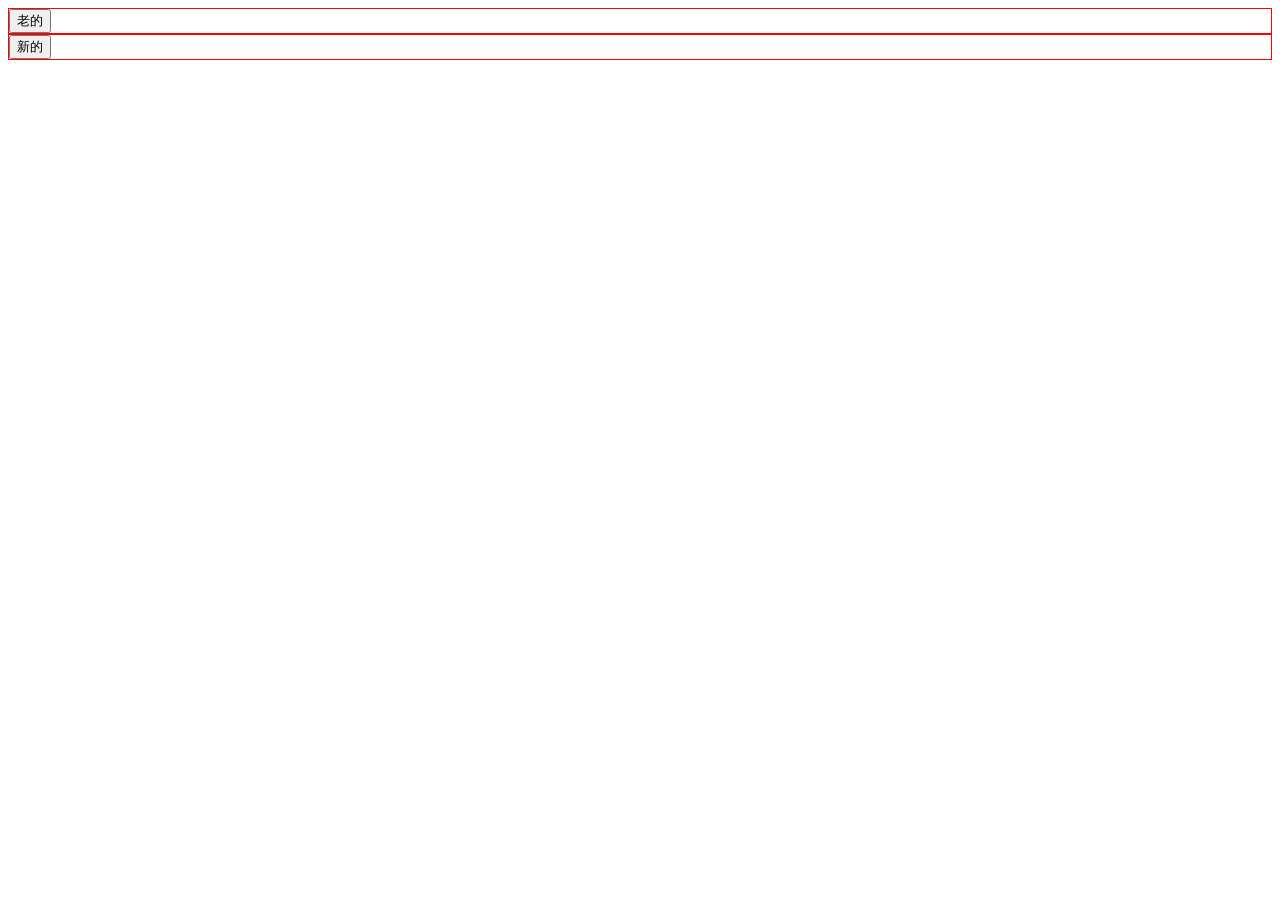
<file: 补充/jquery绑定事件的奥秘.html>
<!DOCTYPE html>
<html lang="en">
<head>
    <meta charset="UTF-8">
    <title>Title</title>
    <style>
        .panel{
            border:1px solid red;
        }
    </style>
</head>
<body>

<div class="panel">
    <input type="button" value="老的">
</div>

</body>
<script src="../js/lib/jquery-2.1.4.js"></script>
<script>
//    //第一种(正确的写法)：
//    //新创建一个panel，并且给panel中的按钮绑定单击事件
//    var panel="<div class='panel'>" +
//            "<input type='button' value='新的'>" +
//            "</div>";
//    $(panel).on("click","input",function(){
//        alert("新的");
//    }).appendTo("body");

    //第二种(错误的写法);
//    var panel="<div class='panel'>" +
//            "<input type='button' value='新的'>" +
//            "</div>";
//    $("body").append(panel);
//    //给页面中所有的panel元素绑定事件
//    $(".panel").on("click","input",function(){
//        alert("新的");
//    })

    //第三种(正确的写法):
    var panel="<div class='panel'>" +
            "<input type='button' value='新的'>" +
            "</div>";
    var $panel=$(panel);
    //给这个特定的jquery对象(元素)绑定事件的
    $panel.on("click","input",function(){
        alert("新的");
    });

    $("body").append($panel);
    //把jquery对象里面的DOM元素放到了页面中，点击页面中的元素会有正确的结果
</script>
</html>
</file>
<file: _book/gitbook/gitbook-plugin-highlight/website.css>
.book .book-body .page-wrapper .page-inner section.normal pre,
.book .book-body .page-wrapper .page-inner section.normal code {
  /* http://jmblog.github.com/color-themes-for-google-code-highlightjs */
  /* Tomorrow Comment */
  /* Tomorrow Red */
  /* Tomorrow Orange */
  /* Tomorrow Yellow */
  /* Tomorrow Green */
  /* Tomorrow Aqua */
  /* Tomorrow Blue */
  /* Tomorrow Purple */
}
.book .book-body .page-wrapper .page-inner section.normal pre .hljs-comment,
.book .book-body .page-wrapper .page-inner section.normal code .hljs-comment,
.book .book-body .page-wrapper .page-inner section.normal pre .hljs-title,
.book .book-body .page-wrapper .page-inner section.normal code .hljs-title {
  color: #8e908c;
}
.book .book-body .page-wrapper .page-inner section.normal pre .hljs-variable,
.book .book-body .page-wrapper .page-inner section.normal code .hljs-variable,
.book .book-body .page-wrapper .page-inner section.normal pre .hljs-attribute,
.book .book-body .page-wrapper .page-inner section.normal code .hljs-attribute,
.book .book-body .page-wrapper .page-inner section.normal pre .hljs-tag,
.book .book-body .page-wrapper .page-inner section.normal code .hljs-tag,
.book .book-body .page-wrapper .page-inner section.normal pre .hljs-regexp,
.book .book-body .page-wrapper .page-inner section.normal code .hljs-regexp,
.book .book-body .page-wrapper .page-inner section.normal pre .hljs-deletion,
.book .book-body .page-wrapper .page-inner section.normal code .hljs-deletion,
.book .book-body .page-wrapper .page-inner section.normal pre .ruby .hljs-constant,
.book .book-body .page-wrapper .page-inner section.normal code .ruby .hljs-constant,
.book .book-body .page-wrapper .page-inner section.normal pre .xml .hljs-tag .hljs-title,
.book .book-body .page-wrapper .page-inner section.normal code .xml .hljs-tag .hljs-title,
.book .book-body .page-wrapper .page-inner section.normal pre .xml .hljs-pi,
.book .book-body .page-wrapper .page-inner section.normal code .xml .hljs-pi,
.book .book-body .page-wrapper .page-inner section.normal pre .xml .hljs-doctype,
.book .book-body .page-wrapper .page-inner section.normal code .xml .hljs-doctype,
.book .book-body .page-wrapper .page-inner section.normal pre .html .hljs-doctype,
.book .book-body .page-wrapper .page-inner section.normal code .html .hljs-doctype,
.book .book-body .page-wrapper .page-inner section.normal pre .css .hljs-id,
.book .book-body .page-wrapper .page-inner section.normal code .css .hljs-id,
.book .book-body .page-wrapper .page-inner section.normal pre .css .hljs-class,
.book .book-body .page-wrapper .page-inner section.normal code .css .hljs-class,
.book .book-body .page-wrapper .page-inner section.normal pre .css .hljs-pseudo,
.book .book-body .page-wrapper .page-inner section.normal code .css .hljs-pseudo {
  color: #c82829;
}
.book .book-body .page-wrapper .page-inner section.normal pre .hljs-number,
.book .book-body .page-wrapper .page-inner section.normal code .hljs-number,
.book .book-body .page-wrapper .page-inner section.normal pre .hljs-preprocessor,
.book .book-body .page-wrapper .page-inner section.normal code .hljs-preprocessor,
.book .book-body .page-wrapper .page-inner section.normal pre .hljs-pragma,
.book .book-body .page-wrapper .page-inner section.normal code .hljs-pragma,
.book .book-body .page-wrapper .page-inner section.normal pre .hljs-built_in,
.book .book-body .page-wrapper .page-inner section.normal code .hljs-built_in,
.book .book-body .page-wrapper .page-inner section.normal pre .hljs-literal,
.book .book-body .page-wrapper .page-inner section.normal code .hljs-literal,
.book .book-body .page-wrapper .page-inner section.normal pre .hljs-params,
.book .book-body .page-wrapper .page-inner section.normal code .hljs-params,
.book .book-body .page-wrapper .page-inner section.normal pre .hljs-constant,
.book .book-body .page-wrapper .page-inner section.normal code .hljs-constant {
  color: #f5871f;
}
.book .book-body .page-wrapper .page-inner section.normal pre .ruby .hljs-class .hljs-title,
.book .book-body .page-wrapper .page-inner section.normal code .ruby .hljs-class .hljs-title,
.book .book-body .page-wrapper .page-inner section.normal pre .css .hljs-rules .hljs-attribute,
.book .book-body .page-wrapper .page-inner section.normal code .css .hljs-rules .hljs-attribute {
  color: #eab700;
}
.book .book-body .page-wrapper .page-inner section.normal pre .hljs-string,
.book .book-body .page-wrapper .page-inner section.normal code .hljs-string,
.book .book-body .page-wrapper .page-inner section.normal pre .hljs-value,
.book .book-body .page-wrapper .page-inner section.normal code .hljs-value,
.book .book-body .page-wrapper .page-inner section.normal pre .hljs-inheritance,
.book .book-body .page-wrapper .page-inner section.normal code .hljs-inheritance,
.book .book-body .page-wrapper .page-inner section.normal pre .hljs-header,
.book .book-body .page-wrapper .page-inner section.normal code .hljs-header,
.book .book-body .page-wrapper .page-inner section.normal pre .hljs-addition,
.book .book-body .page-wrapper .page-inner section.normal code .hljs-addition,
.book .book-body .page-wrapper .page-inner section.normal pre .ruby .hljs-symbol,
.book .book-body .page-wrapper .page-inner section.normal code .ruby .hljs-symbol,
.book .book-body .page-wrapper .page-inner section.normal pre .xml .hljs-cdata,
.book .book-body .page-wrapper .page-inner section.normal code .xml .hljs-cdata {
  color: #718c00;
}
.book .book-body .page-wrapper .page-inner section.normal pre .css .hljs-hexcolor,
.book .book-body .page-wrapper .page-inner section.normal code .css .hljs-hexcolor {
  color: #3e999f;
}
.book .book-body .page-wrapper .page-inner section.normal pre .hljs-function,
.book .book-body .page-wrapper .page-inner section.normal code .hljs-function,
.book .book-body .page-wrapper .page-inner section.normal pre .python .hljs-decorator,
.book .book-body .page-wrapper .page-inner section.normal code .python .hljs-decorator,
.book .book-body .page-wrapper .page-inner section.normal pre .python .hljs-title,
.book .book-body .page-wrapper .page-inner section.normal code .python .hljs-title,
.book .book-body .page-wrapper .page-inner section.normal pre .ruby .hljs-function .hljs-title,
.book .book-body .page-wrapper .page-inner section.normal code .ruby .hljs-function .hljs-title,
.book .book-body .page-wrapper .page-inner section.normal pre .ruby .hljs-title .hljs-keyword,
.book .book-body .page-wrapper .page-inner section.normal code .ruby .hljs-title .hljs-keyword,
.book .book-body .page-wrapper .page-inner section.normal pre .perl .hljs-sub,
.book .book-body .page-wrapper .page-inner section.normal code .perl .hljs-sub,
.book .book-body .page-wrapper .page-inner section.normal pre .javascript .hljs-title,
.book .book-body .page-wrapper .page-inner section.normal code .javascript .hljs-title,
.book .book-body .page-wrapper .page-inner section.normal pre .coffeescript .hljs-title,
.book .book-body .page-wrapper .page-inner section.normal code .coffeescript .hljs-title {
  color: #4271ae;
}
.book .book-body .page-wrapper .page-inner section.normal pre .hljs-keyword,
.book .book-body .page-wrapper .page-inner section.normal code .hljs-keyword,
.book .book-body .page-wrapper .page-inner section.normal pre .javascript .hljs-function,
.book .book-body .page-wrapper .page-inner section.normal code .javascript .hljs-function {
  color: #8959a8;
}
.book .book-body .page-wrapper .page-inner section.normal pre .hljs,
.book .book-body .page-wrapper .page-inner section.normal code .hljs {
  display: block;
  background: white;
  color: #4d4d4c;
  padding: 0.5em;
}
.book .book-body .page-wrapper .page-inner section.normal pre .coffeescript .javascript,
.book .book-body .page-wrapper .page-inner section.normal code .coffeescript .javascript,
.book .book-body .page-wrapper .page-inner section.normal pre .javascript .xml,
.book .book-body .page-wrapper .page-inner section.normal code .javascript .xml,
.book .book-body .page-wrapper .page-inner section.normal pre .tex .hljs-formula,
.book .book-body .page-wrapper .page-inner section.normal code .tex .hljs-formula,
.book .book-body .page-wrapper .page-inner section.normal pre .xml .javascript,
.book .book-body .page-wrapper .page-inner section.normal code .xml .javascript,
.book .book-body .page-wrapper .page-inner section.normal pre .xml .vbscript,
.book .book-body .page-wrapper .page-inner section.normal code .xml .vbscript,
.book .book-body .page-wrapper .page-inner section.normal pre .xml .css,
.book .book-body .page-wrapper .page-inner section.normal code .xml .css,
.book .book-body .page-wrapper .page-inner section.normal pre .xml .hljs-cdata,
.book .book-body .page-wrapper .page-inner section.normal code .xml .hljs-cdata {
  opacity: 0.5;
}
.book.color-theme-1 .book-body .page-wrapper .page-inner section.normal pre,
.book.color-theme-1 .book-body .page-wrapper .page-inner section.normal code {
  /*

Orginal Style from ethanschoonover.com/solarized (c) Jeremy Hull <sourdrums@gmail.com>

*/
  /* Solarized Green */
  /* Solarized Cyan */
  /* Solarized Blue */
  /* Solarized Yellow */
  /* Solarized Orange */
  /* Solarized Red */
  /* Solarized Violet */
}
.book.color-theme-1 .book-body .page-wrapper .page-inner section.normal pre .hljs,
.book.color-theme-1 .book-body .page-wrapper .page-inner section.normal code .hljs {
  display: block;
  padding: 0.5em;
  background: #fdf6e3;
  color: #657b83;
}
.book.color-theme-1 .book-body .page-wrapper .page-inner section.normal pre .hljs-comment,
.book.color-theme-1 .book-body .page-wrapper .page-inner section.normal code .hljs-comment,
.book.color-theme-1 .book-body .page-wrapper .page-inner section.normal pre .hljs-template_comment,
.book.color-theme-1 .book-body .page-wrapper .page-inner section.normal code .hljs-template_comment,
.book.color-theme-1 .book-body .page-wrapper .page-inner section.normal pre .diff .hljs-header,
.book.color-theme-1 .book-body .page-wrapper .page-inner section.normal code .diff .hljs-header,
.book.color-theme-1 .book-body .page-wrapper .page-inner section.normal pre .hljs-doctype,
.book.color-theme-1 .book-body .page-wrapper .page-inner section.normal code .hljs-doctype,
.book.color-theme-1 .book-body .page-wrapper .page-inner section.normal pre .hljs-pi,
.book.color-theme-1 .book-body .page-wrapper .page-inner section.normal code .hljs-pi,
.book.color-theme-1 .book-body .page-wrapper .page-inner section.normal pre .lisp .hljs-string,
.book.color-theme-1 .book-body .page-wrapper .page-inner section.normal code .lisp .hljs-string,
.book.color-theme-1 .book-body .page-wrapper .page-inner section.normal pre .hljs-javadoc,
.book.color-theme-1 .book-body .page-wrapper .page-inner section.normal code .hljs-javadoc {
  color: #93a1a1;
}
.book.color-theme-1 .book-body .page-wrapper .page-inner section.normal pre .hljs-keyword,
.book.color-theme-1 .book-body .page-wrapper .page-inner section.normal code .hljs-keyword,
.book.color-theme-1 .book-body .page-wrapper .page-inner section.normal pre .hljs-winutils,
.book.color-theme-1 .book-body .page-wrapper .page-inner section.normal code .hljs-winutils,
.book.color-theme-1 .book-body .page-wrapper .page-inner section.normal pre .method,
.book.color-theme-1 .book-body .page-wrapper .page-inner section.normal code .method,
.book.color-theme-1 .book-body .page-wrapper .page-inner section.normal pre .hljs-addition,
.book.color-theme-1 .book-body .page-wrapper .page-inner section.normal code .hljs-addition,
.book.color-theme-1 .book-body .page-wrapper .page-inner section.normal pre .css .hljs-tag,
.book.color-theme-1 .book-body .page-wrapper .page-inner section.normal code .css .hljs-tag,
.book.color-theme-1 .book-body .page-wrapper .page-inner section.normal pre .hljs-request,
.book.color-theme-1 .book-body .page-wrapper .page-inner section.normal code .hljs-request,
.book.color-theme-1 .book-body .page-wrapper .page-inner section.normal pre .hljs-status,
.book.color-theme-1 .book-body .page-wrapper .page-inner section.normal code .hljs-status,
.book.color-theme-1 .book-body .page-wrapper .page-inner section.normal pre .nginx .hljs-title,
.book.color-theme-1 .book-body .page-wrapper .page-inner section.normal code .nginx .hljs-title {
  color: #859900;
}
.book.color-theme-1 .book-body .page-wrapper .page-inner section.normal pre .hljs-number,
.book.color-theme-1 .book-body .page-wrapper .page-inner section.normal code .hljs-number,
.book.color-theme-1 .book-body .page-wrapper .page-inner section.normal pre .hljs-command,
.book.color-theme-1 .book-body .page-wrapper .page-inner section.normal code .hljs-command,
.book.color-theme-1 .book-body .page-wrapper .page-inner section.normal pre .hljs-string,
.book.color-theme-1 .book-body .page-wrapper .page-inner section.normal code .hljs-string,
.book.color-theme-1 .book-body .page-wrapper .page-inner section.normal pre .hljs-tag .hljs-value,
.book.color-theme-1 .book-body .page-wrapper .page-inner section.normal code .hljs-tag .hljs-value,
.book.color-theme-1 .book-body .page-wrapper .page-inner section.normal pre .hljs-rules .hljs-value,
.book.color-theme-1 .book-body .page-wrapper .page-inner section.normal code .hljs-rules .hljs-value,
.book.color-theme-1 .book-body .page-wrapper .page-inner section.normal pre .hljs-phpdoc,
.book.color-theme-1 .book-body .page-wrapper .page-inner section.normal code .hljs-phpdoc,
.book.color-theme-1 .book-body .page-wrapper .page-inner section.normal pre .tex .hljs-formula,
.book.color-theme-1 .book-body .page-wrapper .page-inner section.normal code .tex .hljs-formula,
.book.color-theme-1 .book-body .page-wrapper .page-inner section.normal pre .hljs-regexp,
.book.color-theme-1 .book-body .page-wrapper .page-inner section.normal code .hljs-regexp,
.book.color-theme-1 .book-body .page-wrapper .page-inner section.normal pre .hljs-hexcolor,
.book.color-theme-1 .book-body .page-wrapper .page-inner section.normal code .hljs-hexcolor,
.book.color-theme-1 .book-body .page-wrapper .page-inner section.normal pre .hljs-link_url,
.book.color-theme-1 .book-body .page-wrapper .page-inner section.normal code .hljs-link_url {
  color: #2aa198;
}
.book.color-theme-1 .book-body .page-wrapper .page-inner section.normal pre .hljs-title,
.book.color-theme-1 .book-body .page-wrapper .page-inner section.normal code .hljs-title,
.book.color-theme-1 .book-body .page-wrapper .page-inner section.normal pre .hljs-localvars,
.book.color-theme-1 .book-body .page-wrapper .page-inner section.normal code .hljs-localvars,
.book.color-theme-1 .book-body .page-wrapper .page-inner section.normal pre .hljs-chunk,
.book.color-theme-1 .book-body .page-wrapper .page-inner section.normal code .hljs-chunk,
.book.color-theme-1 .book-body .page-wrapper .page-inner section.normal pre .hljs-decorator,
.book.color-theme-1 .book-body .page-wrapper .page-inner section.normal code .hljs-decorator,
.book.color-theme-1 .book-body .page-wrapper .page-inner section.normal pre .hljs-built_in,
.book.color-theme-1 .book-body .page-wrapper .page-inner section.normal code .hljs-built_in,
.book.color-theme-1 .book-body .page-wrapper .page-inner section.normal pre .hljs-identifier,
.book.color-theme-1 .book-body .page-wrapper .page-inner section.normal code .hljs-identifier,
.book.color-theme-1 .book-body .page-wrapper .page-inner section.normal pre .vhdl .hljs-literal,
.book.color-theme-1 .book-body .page-wrapper .page-inner section.normal code .vhdl .hljs-literal,
.book.color-theme-1 .book-body .page-wrapper .page-inner section.normal pre .hljs-id,
.book.color-theme-1 .book-body .page-wrapper .page-inner section.normal code .hljs-id,
.book.color-theme-1 .book-body .page-wrapper .page-inner section.normal pre .css .hljs-function,
.book.color-theme-1 .book-body .page-wrapper .page-inner section.normal code .css .hljs-function {
  color: #268bd2;
}
.book.color-theme-1 .book-body .page-wrapper .page-inner section.normal pre .hljs-attribute,
.book.color-theme-1 .book-body .page-wrapper .page-inner section.normal code .hljs-attribute,
.book.color-theme-1 .book-body .page-wrapper .page-inner section.normal pre .hljs-variable,
.book.color-theme-1 .book-body .page-wrapper .page-inner section.normal code .hljs-variable,
.book.color-theme-1 .book-body .page-wrapper .page-inner section.normal pre .lisp .hljs-body,
.book.color-theme-1 .book-body .page-wrapper .page-inner section.normal code .lisp .hljs-body,
.book.color-theme-1 .book-body .page-wrapper .page-inner section.normal pre .smalltalk .hljs-number,
.book.color-theme-1 .book-body .page-wrapper .page-inner section.normal code .smalltalk .hljs-number,
.book.color-theme-1 .book-body .page-wrapper .page-inner section.normal pre .hljs-constant,
.book.color-theme-1 .book-body .page-wrapper .page-inner section.normal code .hljs-constant,
.book.color-theme-1 .book-body .page-wrapper .page-inner section.normal pre .hljs-class .hljs-title,
.book.color-theme-1 .book-body .page-wrapper .page-inner section.normal code .hljs-class .hljs-title,
.book.color-theme-1 .book-body .page-wrapper .page-inner section.normal pre .hljs-parent,
.book.color-theme-1 .book-body .page-wrapper .page-inner section.normal code .hljs-parent,
.book.color-theme-1 .book-body .page-wrapper .page-inner section.normal pre .haskell .hljs-type,
.book.color-theme-1 .book-body .page-wrapper .page-inner section.normal code .haskell .hljs-type,
.book.color-theme-1 .book-body .page-wrapper .page-inner section.normal pre .hljs-link_reference,
.book.color-theme-1 .book-body .page-wrapper .page-inner section.normal code .hljs-link_reference {
  color: #b58900;
}
.book.color-theme-1 .book-body .page-wrapper .page-inner section.normal pre .hljs-preprocessor,
.book.color-theme-1 .book-body .page-wrapper .page-inner section.normal code .hljs-preprocessor,
.book.color-theme-1 .book-body .page-wrapper .page-inner section.normal pre .hljs-preprocessor .hljs-keyword,
.book.color-theme-1 .book-body .page-wrapper .page-inner section.normal code .hljs-preprocessor .hljs-keyword,
.book.color-theme-1 .book-body .page-wrapper .page-inner section.normal pre .hljs-pragma,
.book.color-theme-1 .book-body .page-wrapper .page-inner section.normal code .hljs-pragma,
.book.color-theme-1 .book-body .page-wrapper .page-inner section.normal pre .hljs-shebang,
.book.color-theme-1 .book-body .page-wrapper .page-inner section.normal code .hljs-shebang,
.book.color-theme-1 .book-body .page-wrapper .page-inner section.normal pre .hljs-symbol,
.book.color-theme-1 .book-body .page-wrapper .page-inner section.normal code .hljs-symbol,
.book.color-theme-1 .book-body .page-wrapper .page-inner section.normal pre .hljs-symbol .hljs-string,
.book.color-theme-1 .book-body .page-wrapper .page-inner section.normal code .hljs-symbol .hljs-string,
.book.color-theme-1 .book-body .page-wrapper .page-inner section.normal pre .diff .hljs-change,
.book.color-theme-1 .book-body .page-wrapper .page-inner section.normal code .diff .hljs-change,
.book.color-theme-1 .book-body .page-wrapper .page-inner section.normal pre .hljs-special,
.book.color-theme-1 .book-body .page-wrapper .page-inner section.normal code .hljs-special,
.book.color-theme-1 .book-body .page-wrapper .page-inner section.normal pre .hljs-attr_selector,
.book.color-theme-1 .book-body .page-wrapper .page-inner section.normal code .hljs-attr_selector,
.book.color-theme-1 .book-body .page-wrapper .page-inner section.normal pre .hljs-subst,
.book.color-theme-1 .book-body .page-wrapper .page-inner section.normal code .hljs-subst,
.book.color-theme-1 .book-body .page-wrapper .page-inner section.normal pre .hljs-cdata,
.book.color-theme-1 .book-body .page-wrapper .page-inner section.normal code .hljs-cdata,
.book.color-theme-1 .book-body .page-wrapper .page-inner section.normal pre .clojure .hljs-title,
.book.color-theme-1 .book-body .page-wrapper .page-inner section.normal code .clojure .hljs-title,
.book.color-theme-1 .book-body .page-wrapper .page-inner section.normal pre .css .hljs-pseudo,
.book.color-theme-1 .book-body .page-wrapper .page-inner section.normal code .css .hljs-pseudo,
.book.color-theme-1 .book-body .page-wrapper .page-inner section.normal pre .hljs-header,
.book.color-theme-1 .book-body .page-wrapper .page-inner section.normal code .hljs-header {
  color: #cb4b16;
}
.book.color-theme-1 .book-body .page-wrapper .page-inner section.normal pre .hljs-deletion,
.book.color-theme-1 .book-body .page-wrapper .page-inner section.normal code .hljs-deletion,
.book.color-theme-1 .book-body .page-wrapper .page-inner section.normal pre .hljs-important,
.book.color-theme-1 .book-body .page-wrapper .page-inner section.normal code .hljs-important {
  color: #dc322f;
}
.book.color-theme-1 .book-body .page-wrapper .page-inner section.normal pre .hljs-link_label,
.book.color-theme-1 .book-body .page-wrapper .page-inner section.normal code .hljs-link_label {
  color: #6c71c4;
}
.book.color-theme-1 .book-body .page-wrapper .page-inner section.normal pre .tex .hljs-formula,
.book.color-theme-1 .book-body .page-wrapper .page-inner section.normal code .tex .hljs-formula {
  background: #eee8d5;
}
.book.color-theme-2 .book-body .page-wrapper .page-inner section.normal pre,
.book.color-theme-2 .book-body .page-wrapper .page-inner section.normal code {
  /* Tomorrow Night Bright Theme */
  /* Original theme - https://github.com/chriskempson/tomorrow-theme */
  /* http://jmblog.github.com/color-themes-for-google-code-highlightjs */
  /* Tomorrow Comment */
  /* Tomorrow Red */
  /* Tomorrow Orange */
  /* Tomorrow Yellow */
  /* Tomorrow Green */
  /* Tomorrow Aqua */
  /* Tomorrow Blue */
  /* Tomorrow Purple */
}
.book.color-theme-2 .book-body .page-wrapper .page-inner section.normal pre .hljs-comment,
.book.color-theme-2 .book-body .page-wrapper .page-inner section.normal code .hljs-comment,
.book.color-theme-2 .book-body .page-wrapper .page-inner section.normal pre .hljs-title,
.book.color-theme-2 .book-body .page-wrapper .page-inner section.normal code .hljs-title {
  color: #969896;
}
.book.color-theme-2 .book-body .page-wrapper .page-inner section.normal pre .hljs-variable,
.book.color-theme-2 .book-body .page-wrapper .page-inner section.normal code .hljs-variable,
.book.color-theme-2 .book-body .page-wrapper .page-inner section.normal pre .hljs-attribute,
.book.color-theme-2 .book-body .page-wrapper .page-inner section.normal code .hljs-attribute,
.book.color-theme-2 .book-body .page-wrapper .page-inner section.normal pre .hljs-tag,
.book.color-theme-2 .book-body .page-wrapper .page-inner section.normal code .hljs-tag,
.book.color-theme-2 .book-body .page-wrapper .page-inner section.normal pre .hljs-regexp,
.book.color-theme-2 .book-body .page-wrapper .page-inner section.normal code .hljs-regexp,
.book.color-theme-2 .book-body .page-wrapper .page-inner section.normal pre .hljs-deletion,
.book.color-theme-2 .book-body .page-wrapper .page-inner section.normal code .hljs-deletion,
.book.color-theme-2 .book-body .page-wrapper .page-inner section.normal pre .ruby .hljs-constant,
.book.color-theme-2 .book-body .page-wrapper .page-inner section.normal code .ruby .hljs-constant,
.book.color-theme-2 .book-body .page-wrapper .page-inner section.normal pre .xml .hljs-tag .hljs-title,
.book.color-theme-2 .book-body .page-wrapper .page-inner section.normal code .xml .hljs-tag .hljs-title,
.book.color-theme-2 .book-body .page-wrapper .page-inner section.normal pre .xml .hljs-pi,
.book.color-theme-2 .book-body .page-wrapper .page-inner section.normal code .xml .hljs-pi,
.book.color-theme-2 .book-body .page-wrapper .page-inner section.normal pre .xml .hljs-doctype,
.book.color-theme-2 .book-body .page-wrapper .page-inner section.normal code .xml .hljs-doctype,
.book.color-theme-2 .book-body .page-wrapper .page-inner section.normal pre .html .hljs-doctype,
.book.color-theme-2 .book-body .page-wrapper .page-inner section.normal code .html .hljs-doctype,
.book.color-theme-2 .book-body .page-wrapper .page-inner section.normal pre .css .hljs-id,
.book.color-theme-2 .book-body .page-wrapper .page-inner section.normal code .css .hljs-id,
.book.color-theme-2 .book-body .page-wrapper .page-inner section.normal pre .css .hljs-class,
.book.color-theme-2 .book-body .page-wrapper .page-inner section.normal code .css .hljs-class,
.book.color-theme-2 .book-body .page-wrapper .page-inner section.normal pre .css .hljs-pseudo,
.book.color-theme-2 .book-body .page-wrapper .page-inner section.normal code .css .hljs-pseudo {
  color: #d54e53;
}
.book.color-theme-2 .book-body .page-wrapper .page-inner section.normal pre .hljs-number,
.book.color-theme-2 .book-body .page-wrapper .page-inner section.normal code .hljs-number,
.book.color-theme-2 .book-body .page-wrapper .page-inner section.normal pre .hljs-preprocessor,
.book.color-theme-2 .book-body .page-wrapper .page-inner section.normal code .hljs-preprocessor,
.book.color-theme-2 .book-body .page-wrapper .page-inner section.normal pre .hljs-pragma,
.book.color-theme-2 .book-body .page-wrapper .page-inner section.normal code .hljs-pragma,
.book.color-theme-2 .book-body .page-wrapper .page-inner section.normal pre .hljs-built_in,
.book.color-theme-2 .book-body .page-wrapper .page-inner section.normal code .hljs-built_in,
.book.color-theme-2 .book-body .page-wrapper .page-inner section.normal pre .hljs-literal,
.book.color-theme-2 .book-body .page-wrapper .page-inner section.normal code .hljs-literal,
.book.color-theme-2 .book-body .page-wrapper .page-inner section.normal pre .hljs-params,
.book.color-theme-2 .book-body .page-wrapper .page-inner section.normal code .hljs-params,
.book.color-theme-2 .book-body .page-wrapper .page-inner section.normal pre .hljs-constant,
.book.color-theme-2 .book-body .page-wrapper .page-inner section.normal code .hljs-constant {
  color: #e78c45;
}
.book.color-theme-2 .book-body .page-wrapper .page-inner section.normal pre .ruby .hljs-class .hljs-title,
.book.color-theme-2 .book-body .page-wrapper .page-inner section.normal code .ruby .hljs-class .hljs-title,
.book.color-theme-2 .book-body .page-wrapper .page-inner section.normal pre .css .hljs-rules .hljs-attribute,
.book.color-theme-2 .book-body .page-wrapper .page-inner section.normal code .css .hljs-rules .hljs-attribute {
  color: #e7c547;
}
.book.color-theme-2 .book-body .page-wrapper .page-inner section.normal pre .hljs-string,
.book.color-theme-2 .book-body .page-wrapper .page-inner section.normal code .hljs-string,
.book.color-theme-2 .book-body .page-wrapper .page-inner section.normal pre .hljs-value,
.book.color-theme-2 .book-body .page-wrapper .page-inner section.normal code .hljs-value,
.book.color-theme-2 .book-body .page-wrapper .page-inner section.normal pre .hljs-inheritance,
.book.color-theme-2 .book-body .page-wrapper .page-inner section.normal code .hljs-inheritance,
.book.color-theme-2 .book-body .page-wrapper .page-inner section.normal pre .hljs-header,
.book.color-theme-2 .book-body .page-wrapper .page-inner section.normal code .hljs-header,
.book.color-theme-2 .book-body .page-wrapper .page-inner section.normal pre .hljs-addition,
.book.color-theme-2 .book-body .page-wrapper .page-inner section.normal code .hljs-addition,
.book.color-theme-2 .book-body .page-wrapper .page-inner section.normal pre .ruby .hljs-symbol,
.book.color-theme-2 .book-body .page-wrapper .page-inner section.normal code .ruby .hljs-symbol,
.book.color-theme-2 .book-body .page-wrapper .page-inner section.normal pre .xml .hljs-cdata,
.book.color-theme-2 .book-body .page-wrapper .page-inner section.normal code .xml .hljs-cdata {
  color: #b9ca4a;
}
.book.color-theme-2 .book-body .page-wrapper .page-inner section.normal pre .css .hljs-hexcolor,
.book.color-theme-2 .book-body .page-wrapper .page-inner section.normal code .css .hljs-hexcolor {
  color: #70c0b1;
}
.book.color-theme-2 .book-body .page-wrapper .page-inner section.normal pre .hljs-function,
.book.color-theme-2 .book-body .page-wrapper .page-inner section.normal code .hljs-function,
.book.color-theme-2 .book-body .page-wrapper .page-inner section.normal pre .python .hljs-decorator,
.book.color-theme-2 .book-body .page-wrapper .page-inner section.normal code .python .hljs-decorator,
.book.color-theme-2 .book-body .page-wrapper .page-inner section.normal pre .python .hljs-title,
.book.color-theme-2 .book-body .page-wrapper .page-inner section.normal code .python .hljs-title,
.book.color-theme-2 .book-body .page-wrapper .page-inner section.normal pre .ruby .hljs-function .hljs-title,
.book.color-theme-2 .book-body .page-wrapper .page-inner section.normal code .ruby .hljs-function .hljs-title,
.book.color-theme-2 .book-body .page-wrapper .page-inner section.normal pre .ruby .hljs-title .hljs-keyword,
.book.color-theme-2 .book-body .page-wrapper .page-inner section.normal code .ruby .hljs-title .hljs-keyword,
.book.color-theme-2 .book-body .page-wrapper .page-inner section.normal pre .perl .hljs-sub,
.book.color-theme-2 .book-body .page-wrapper .page-inner section.normal code .perl .hljs-sub,
.book.color-theme-2 .book-body .page-wrapper .page-inner section.normal pre .javascript .hljs-title,
.book.color-theme-2 .book-body .page-wrapper .page-inner section.normal code .javascript .hljs-title,
.book.color-theme-2 .book-body .page-wrapper .page-inner section.normal pre .coffeescript .hljs-title,
.book.color-theme-2 .book-body .page-wrapper .page-inner section.normal code .coffeescript .hljs-title {
  color: #7aa6da;
}
.book.color-theme-2 .book-body .page-wrapper .page-inner section.normal pre .hljs-keyword,
.book.color-theme-2 .book-body .page-wrapper .page-inner section.normal code .hljs-keyword,
.book.color-theme-2 .book-body .page-wrapper .page-inner section.normal pre .javascript .hljs-function,
.book.color-theme-2 .book-body .page-wrapper .page-inner section.normal code .javascript .hljs-function {
  color: #c397d8;
}
.book.color-theme-2 .book-body .page-wrapper .page-inner section.normal pre .hljs,
.book.color-theme-2 .book-body .page-wrapper .page-inner section.normal code .hljs {
  display: block;
  background: black;
  color: #eaeaea;
  padding: 0.5em;
}
.book.color-theme-2 .book-body .page-wrapper .page-inner section.normal pre .coffeescript .javascript,
.book.color-theme-2 .book-body .page-wrapper .page-inner section.normal code .coffeescript .javascript,
.book.color-theme-2 .book-body .page-wrapper .page-inner section.normal pre .javascript .xml,
.book.color-theme-2 .book-body .page-wrapper .page-inner section.normal code .javascript .xml,
.book.color-theme-2 .book-body .page-wrapper .page-inner section.normal pre .tex .hljs-formula,
.book.color-theme-2 .book-body .page-wrapper .page-inner section.normal code .tex .hljs-formula,
.book.color-theme-2 .book-body .page-wrapper .page-inner section.normal pre .xml .javascript,
.book.color-theme-2 .book-body .page-wrapper .page-inner section.normal code .xml .javascript,
.book.color-theme-2 .book-body .page-wrapper .page-inner section.normal pre .xml .vbscript,
.book.color-theme-2 .book-body .page-wrapper .page-inner section.normal code .xml .vbscript,
.book.color-theme-2 .book-body .page-wrapper .page-inner section.normal pre .xml .css,
.book.color-theme-2 .book-body .page-wrapper .page-inner section.normal code .xml .css,
.book.color-theme-2 .book-body .page-wrapper .page-inner section.normal pre .xml .hljs-cdata,
.book.color-theme-2 .book-body .page-wrapper .page-inner section.normal code .xml .hljs-cdata {
  opacity: 0.5;
}
</file>
<file: _book/gitbook/gitbook-plugin-search/search.css>
/*
    This CSS only styled the search results section, not the search input
    It defines the basic interraction to hide content when displaying results, etc
*/
#book-search-results .search-results {
  display: none;
}
#book-search-results .search-results ul.search-results-list {
  list-style-type: none;
  padding-left: 0;
}
#book-search-results .search-results ul.search-results-list li {
  margin-bottom: 1.5rem;
  padding-bottom: 0.5rem;
  /* Highlight results */
}
#book-search-results .search-results ul.search-results-list li p em {
  background-color: rgba(255, 220, 0, 0.4);
  font-style: normal;
}
#book-search-results .search-results .no-results {
  display: none;
}
#book-search-results.open .search-results {
  display: block;
}
#book-search-results.open .search-noresults {
  display: none;
}
#book-search-results.no-results .search-results .has-results {
  display: none;
}
#book-search-results.no-results .search-results .no-results {
  display: block;
}
</file>
<file: _book/gitbook/gitbook-plugin-fontsettings/website.css>
/*
 * Theme 1
 */
.color-theme-1 .dropdown-menu {
  background-color: #111111;
  border-color: #7e888b;
}
.color-theme-1 .dropdown-menu .dropdown-caret .caret-inner {
  border-bottom: 9px solid #111111;
}
.color-theme-1 .dropdown-menu .buttons {
  border-color: #7e888b;
}
.color-theme-1 .dropdown-menu .button {
  color: #afa790;
}
.color-theme-1 .dropdown-menu .button:hover {
  color: #73553c;
}
/*
 * Theme 2
 */
.color-theme-2 .dropdown-menu {
  background-color: #2d3143;
  border-color: #272a3a;
}
.color-theme-2 .dropdown-menu .dropdown-caret .caret-inner {
  border-bottom: 9px solid #2d3143;
}
.color-theme-2 .dropdown-menu .buttons {
  border-color: #272a3a;
}
.color-theme-2 .dropdown-menu .button {
  color: #62677f;
}
.color-theme-2 .dropdown-menu .button:hover {
  color: #f4f4f5;
}
.book .book-header .font-settings .font-enlarge {
  line-height: 30px;
  font-size: 1.4em;
}
.book .book-header .font-settings .font-reduce {
  line-height: 30px;
  font-size: 1em;
}
.book.color-theme-1 .book-body {
  color: #704214;
  background: #f3eacb;
}
.book.color-theme-1 .book-body .page-wrapper .page-inner section {
  background: #f3eacb;
}
.book.color-theme-2 .book-body {
  color: #bdcadb;
  background: #1c1f2b;
}
.book.color-theme-2 .book-body .page-wrapper .page-inner section {
  background: #1c1f2b;
}
.book.font-size-0 .book-body .page-inner section {
  font-size: 1.2rem;
}
.book.font-size-1 .book-body .page-inner section {
  font-size: 1.4rem;
}
.book.font-size-2 .book-body .page-inner section {
  font-size: 1.6rem;
}
.book.font-size-3 .book-body .page-inner section {
  font-size: 2.2rem;
}
.book.font-size-4 .book-body .page-inner section {
  font-size: 4rem;
}
.book.font-family-0 {
  font-family: Georgia, serif;
}
.book.font-family-1 {
  font-family: "Helvetica Neue", Helvetica, Arial, sans-serif;
}
.book.color-theme-1 .book-body .page-wrapper .page-inner section.normal {
  color: #704214;
}
.book.color-theme-1 .book-body .page-wrapper .page-inner section.normal a {
  color: inherit;
}
.book.color-theme-1 .book-body .page-wrapper .page-inner section.normal h1,
.book.color-theme-1 .book-body .page-wrapper .page-inner section.normal h2,
.book.color-theme-1 .book-body .page-wrapper .page-inner section.normal h3,
.book.color-theme-1 .book-body .page-wrapper .page-inner section.normal h4,
.book.color-theme-1 .book-body .page-wrapper .page-inner section.normal h5,
.book.color-theme-1 .book-body .page-wrapper .page-inner section.normal h6 {
  color: inherit;
}
.book.color-theme-1 .book-body .page-wrapper .page-inner section.normal h1,
.book.color-theme-1 .book-body .page-wrapper .page-inner section.normal h2 {
  border-color: inherit;
}
.book.color-theme-1 .book-body .page-wrapper .page-inner section.normal h6 {
  color: inherit;
}
.book.color-theme-1 .book-body .page-wrapper .page-inner section.normal hr {
  background-color: inherit;
}
.book.color-theme-1 .book-body .page-wrapper .page-inner section.normal blockquote {
  border-color: inherit;
}
.book.color-theme-1 .book-body .page-wrapper .page-inner section.normal pre,
.book.color-theme-1 .book-body .page-wrapper .page-inner section.normal code {
  background: #fdf6e3;
  color: #657b83;
  border-color: #f8df9c;
}
.book.color-theme-1 .book-body .page-wrapper .page-inner section.normal .highlight {
  background-color: inherit;
}
.book.color-theme-1 .book-body .page-wrapper .page-inner section.normal table th,
.book.color-theme-1 .book-body .page-wrapper .page-inner section.normal table td {
  border-color: #f5d06c;
}
.book.color-theme-1 .book-body .page-wrapper .page-inner section.normal table tr {
  color: inherit;
  background-color: #fdf6e3;
  border-color: #444444;
}
.book.color-theme-1 .book-body .page-wrapper .page-inner section.normal table tr:nth-child(2n) {
  background-color: #fbeecb;
}
.book.color-theme-2 .book-body .page-wrapper .page-inner section.normal {
  color: #bdcadb;
}
.book.color-theme-2 .book-body .page-wrapper .page-inner section.normal a {
  color: #3eb1d0;
}
.book.color-theme-2 .book-body .page-wrapper .page-inner section.normal h1,
.book.color-theme-2 .book-body .page-wrapper .page-inner section.normal h2,
.book.color-theme-2 .book-body .page-wrapper .page-inner section.normal h3,
.book.color-theme-2 .book-body .page-wrapper .page-inner section.normal h4,
.book.color-theme-2 .book-body .page-wrapper .page-inner section.normal h5,
.book.color-theme-2 .book-body .page-wrapper .page-inner section.normal h6 {
  color: #fffffa;
}
.book.color-theme-2 .book-body .page-wrapper .page-inner section.normal h1,
.book.color-theme-2 .book-body .page-wrapper .page-inner section.normal h2 {
  border-color: #373b4e;
}
.book.color-theme-2 .book-body .page-wrapper .page-inner section.normal h6 {
  color: #373b4e;
}
.book.color-theme-2 .book-body .page-wrapper .page-inner section.normal hr {
  background-color: #373b4e;
}
.book.color-theme-2 .book-body .page-wrapper .page-inner section.normal blockquote {
  border-color: #373b4e;
}
.book.color-theme-2 .book-body .page-wrapper .page-inner section.normal pre,
.book.color-theme-2 .book-body .page-wrapper .page-inner section.normal code {
  color: #9dbed8;
  background: #2d3143;
  border-color: #2d3143;
}
.book.color-theme-2 .book-body .page-wrapper .page-inner section.normal .highlight {
  background-color: #282a39;
}
.book.color-theme-2 .book-body .page-wrapper .page-inner section.normal table th,
.book.color-theme-2 .book-body .page-wrapper .page-inner section.normal table td {
  border-color: #3b3f54;
}
.book.color-theme-2 .book-body .page-wrapper .page-inner section.normal table tr {
  color: #b6c2d2;
  background-color: #2d3143;
  border-color: #3b3f54;
}
.book.color-theme-2 .book-body .page-wrapper .page-inner section.normal table tr:nth-child(2n) {
  background-color: #35394b;
}
.book.color-theme-1 .book-header {
  color: #afa790;
  background: transparent;
}
.book.color-theme-1 .book-header .btn {
  color: #afa790;
}
.book.color-theme-1 .book-header .btn:hover {
  color: #73553c;
  background: none;
}
.book.color-theme-1 .book-header h1 {
  color: #704214;
}
.book.color-theme-2 .book-header {
  color: #7e888b;
  background: transparent;
}
.book.color-theme-2 .book-header .btn {
  color: #3b3f54;
}
.book.color-theme-2 .book-header .btn:hover {
  color: #fffff5;
  background: none;
}
.book.color-theme-2 .book-header h1 {
  color: #bdcadb;
}
.book.color-theme-1 .book-body .navigation {
  color: #afa790;
}
.book.color-theme-1 .book-body .navigation:hover {
  color: #73553c;
}
.book.color-theme-2 .book-body .navigation {
  color: #383f52;
}
.book.color-theme-2 .book-body .navigation:hover {
  color: #fffff5;
}
/*
 * Theme 1
 */
.book.color-theme-1 .book-summary {
  color: #afa790;
  background: #111111;
  border-right: 1px solid rgba(0, 0, 0, 0.07);
}
.book.color-theme-1 .book-summary .book-search {
  background: transparent;
}
.book.color-theme-1 .book-summary .book-search input,
.book.color-theme-1 .book-summary .book-search input:focus {
  border: 1px solid transparent;
}
.book.color-theme-1 .book-summary ul.summary li.divider {
  background: #7e888b;
  box-shadow: none;
}
.book.color-theme-1 .book-summary ul.summary li i.fa-check {
  color: #33cc33;
}
.book.color-theme-1 .book-summary ul.summary li.done > a {
  color: #877f6a;
}
.book.color-theme-1 .book-summary ul.summary li a,
.book.color-theme-1 .book-summary ul.summary li span {
  color: #877f6a;
  background: transparent;
  font-weight: normal;
}
.book.color-theme-1 .book-summary ul.summary li.active > a,
.book.color-theme-1 .book-summary ul.summary li a:hover {
  color: #704214;
  background: transparent;
  font-weight: normal;
}
/*
 * Theme 2
 */
.book.color-theme-2 .book-summary {
  color: #bcc1d2;
  background: #2d3143;
  border-right: none;
}
.book.color-theme-2 .book-summary .book-search {
  background: transparent;
}
.book.color-theme-2 .book-summary .book-search input,
.book.color-theme-2 .book-summary .book-search input:focus {
  border: 1px solid transparent;
}
.book.color-theme-2 .book-summary ul.summary li.divider {
  background: #272a3a;
  box-shadow: none;
}
.book.color-theme-2 .book-summary ul.summary li i.fa-check {
  color: #33cc33;
}
.book.color-theme-2 .book-summary ul.summary li.done > a {
  color: #62687f;
}
.book.color-theme-2 .book-summary ul.summary li a,
.book.color-theme-2 .book-summary ul.summary li span {
  color: #c1c6d7;
  background: transparent;
  font-weight: 600;
}
.book.color-theme-2 .book-summary ul.summary li.active > a,
.book.color-theme-2 .book-summary ul.summary li a:hover {
  color: #f4f4f5;
  background: #252737;
  font-weight: 600;
}
</file>
<file: css/login.css>
.container {
    width: 600px;
    height: 300px;
    margin: 150px auto;
}
</file>
<file: _book/css/login.css>
.container{
    width:600px;
    height:300px;
    /*border:1px solid red;*/
    margin:150px auto;
}
</file>
